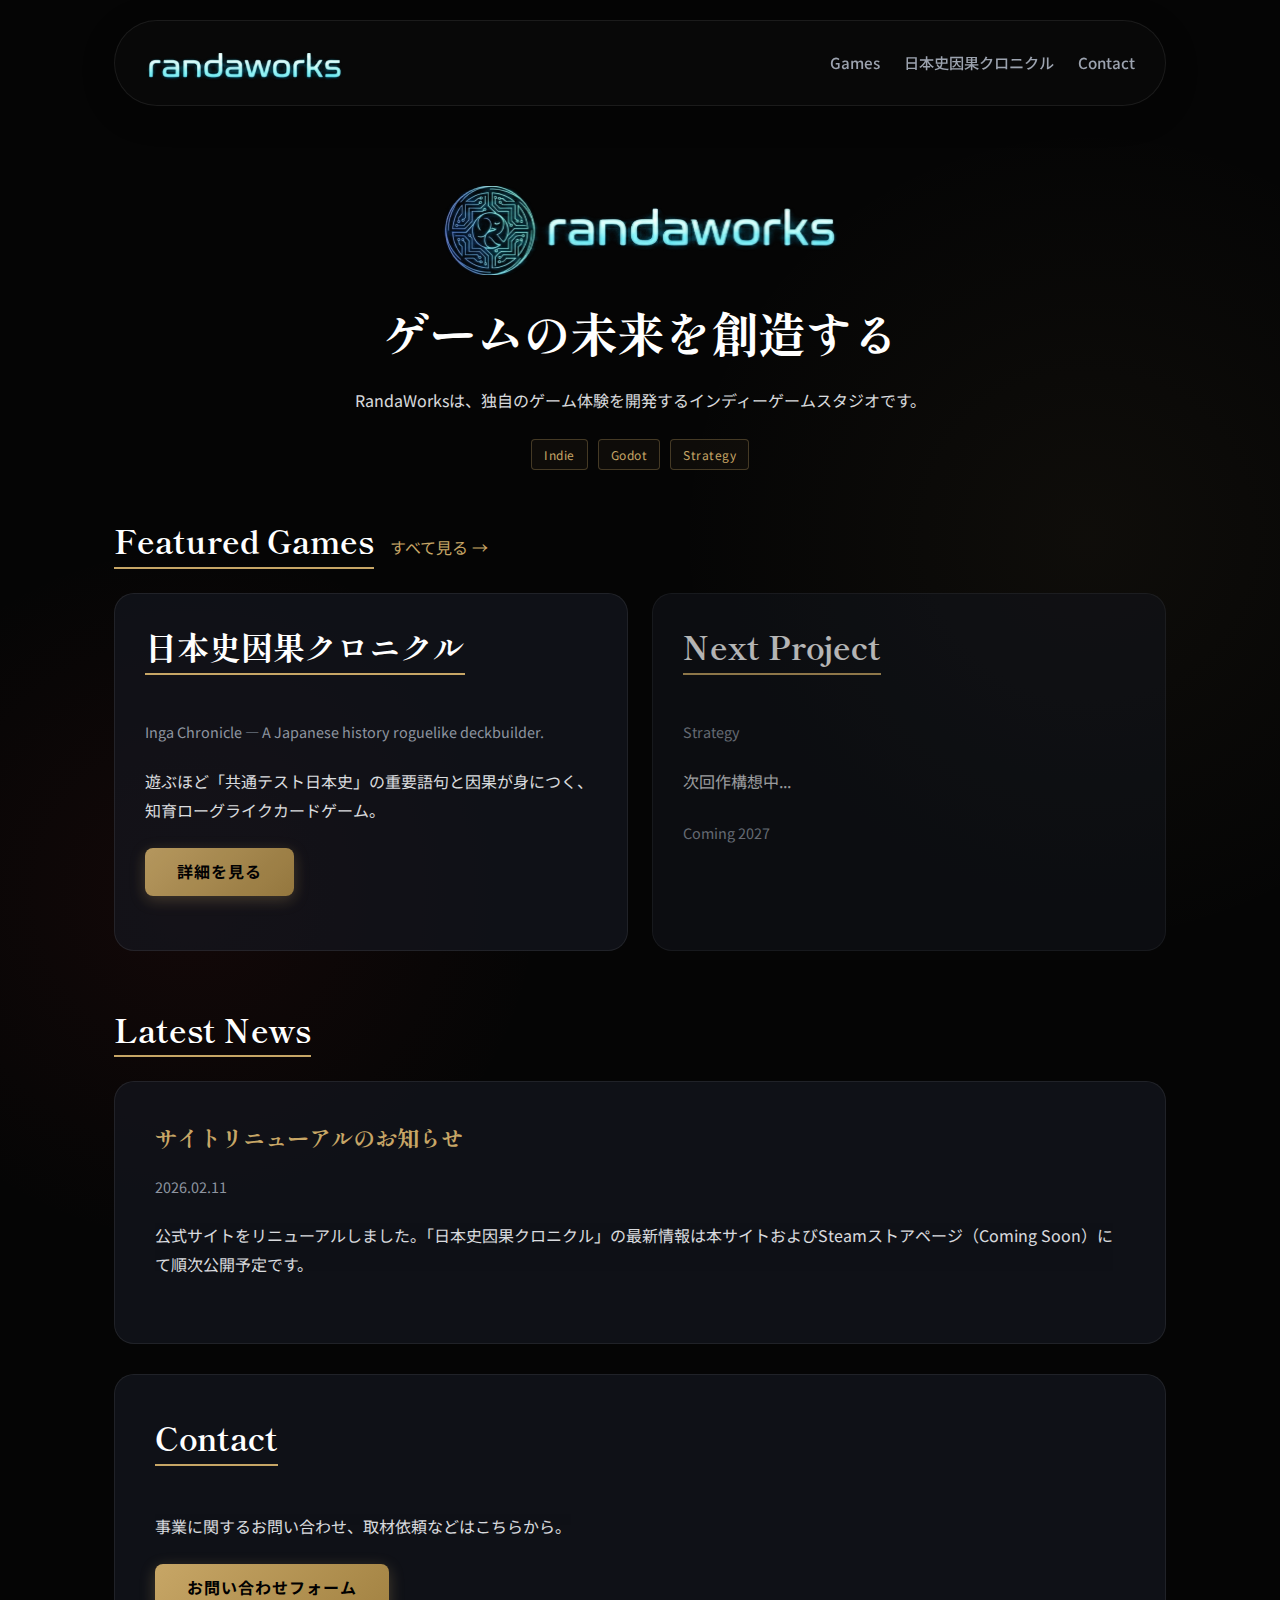
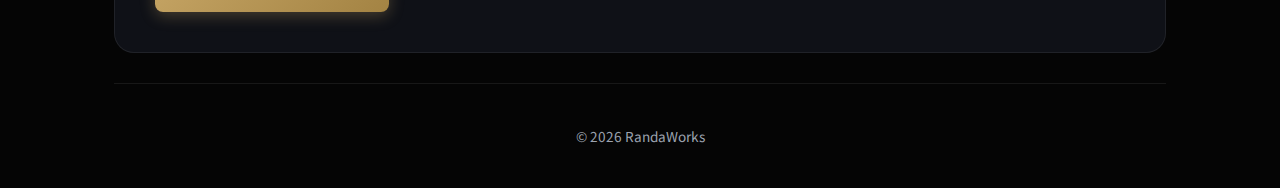
<file: index.html>
<!doctype html>
<html lang="ja">
  <head>
    <meta charset="utf-8" />
    <meta name="viewport" content="width=device-width,initial-scale=1" />
    <link rel="icon" href="./assets/img/randaworks_icon.png" type="image/png">
    <title>RandaWorks</title>
    <meta
      name="description"
      content="RandaWorks - ゲーム開発。日本史因果クロニクルなど。"
    />
    <link rel="preconnect" href="https://fonts.googleapis.com">
    <link rel="preconnect" href="https://fonts.gstatic.com" crossorigin>
    <link href="https://fonts.googleapis.com/css2?family=Noto+Sans+JP:wght@400;700&family=Shippori+Mincho:wght@400;700&display=swap" rel="stylesheet">
    <link rel="stylesheet" href="./assets/css/style.css" />
  </head>
  <body>
    <div class="container">
      <div class="nav">
        <div class="brand"><a href="./"><img src="./assets/img/randaworks_logo_text.png" alt="RandaWorks" style="height: 28px; vertical-align: middle;"></a></div>
        <div class="links">
          <a href="./games/">Games</a>
          <a href="./games/inga/">日本史因果クロニクル</a>
          <a href="./contact/">Contact</a>
        </div>
      </div>

      <div class="hero">
      <img src="./assets/img/randaworks_logo_full.png" alt="RandaWorks" style="max-width: 400px; width: 80%; margin: 0 auto 24px; display: block;">
      <h1>ゲームの未来を創造する</h1>
      <p>RandaWorksは、独自のゲーム体験を開発するインディーゲームスタジオです。</p>
      <div class="badges" style="justify-content: center;">
        <span class="badge">Indie</span>
        <span class="badge">Godot</span>
        <span class="badge">Strategy</span>
      </div>
    </div>

    <div class="section-header">
      <h2>Featured Games</h2>
      <a href="./games/">すべて見る &rarr;</a>
    </div>

    <div class="grid">
      <div class="card">
        <h2>日本史因果クロニクル</h2>
        <p class="muted">Inga Chronicle — A Japanese history roguelike deckbuilder.</p>
        <p>遊ぶほど「共通テスト日本史」の重要語句と因果が身につく、知育ローグライクカードゲーム。</p>
        <p><a class="cta" href="./games/inga/">詳細を見る</a></p>
      </div>

      <!-- Placeholder for next game -->
      <div class="card" style="opacity: 0.7;">
        <h2>Next Project</h2>
        <p class="muted">Strategy</p>
        <p>次回作構想中...</p>
        <p class="muted">Coming 2027</p>
      </div>
    </div>

    <div style="margin-top: 40px;">
      <div class="section-header">
        <h2>Latest News</h2>
        <!-- <a href="./news/">ニュース一覧 &rarr;</a> -->
      </div>
      <div class="card">
        <h3>サイトリニューアルのお知らせ</h3>
        <p class="muted">2026.02.11</p>
        <p>公式サイトをリニューアルしました。「日本史因果クロニクル」の最新情報は本サイトおよびSteamストアページ（Coming Soon）にて順次公開予定です。</p>
      </div>
    </div>

    <div class="card">
      <h2>Contact</h2>
      <p>事業に関するお問い合わせ、取材依頼などはこちらから。</p>
      <div style="margin-top: 16px;">
        <a class="cta" href="./contact/">お問い合わせフォーム</a>
      </div>
    </div>
      <div class="footer">
        <div>© 2026 RandaWorks</div>
      </div>
    </div>
  </body>
</html>
</file>
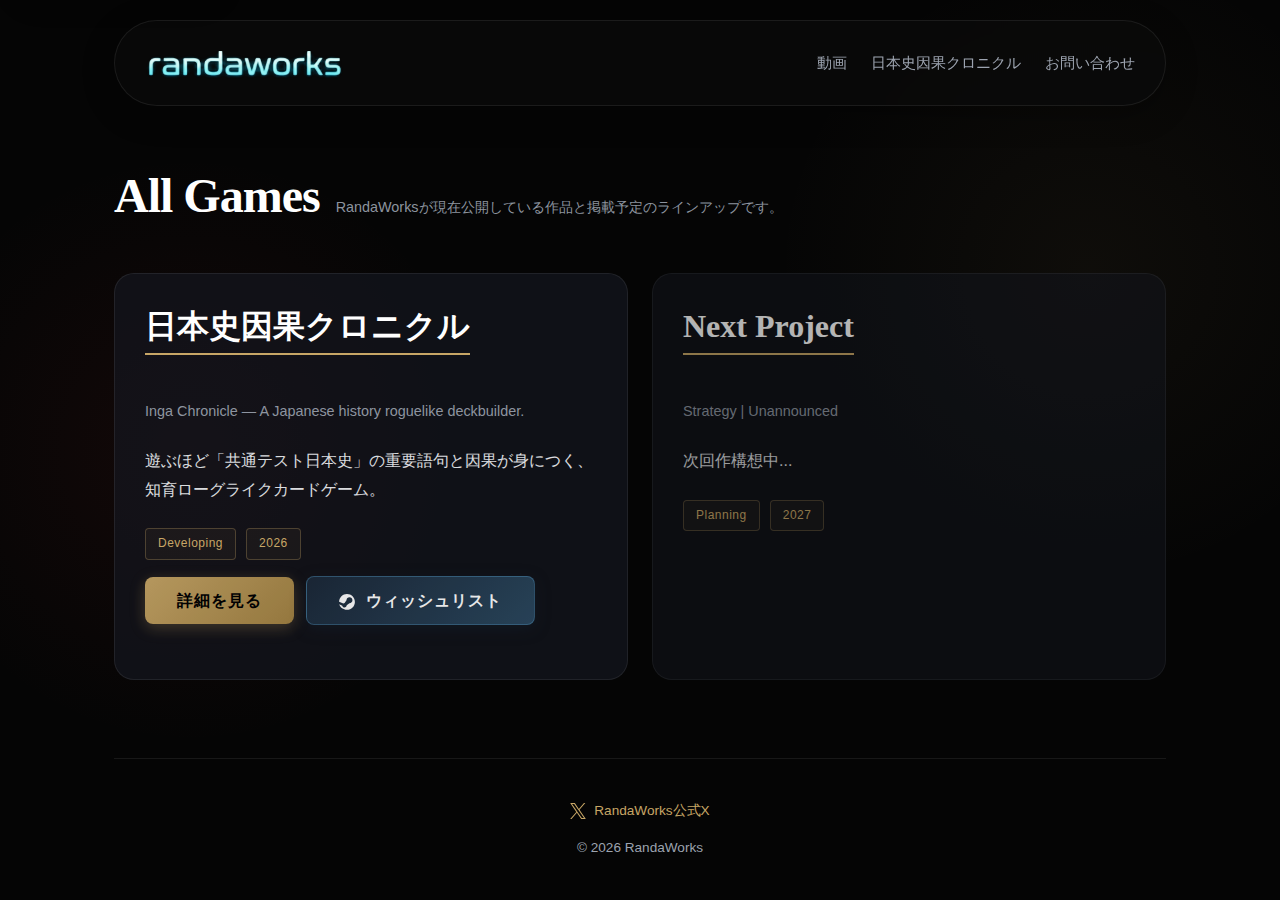
<file: games/index.html>
<!doctype html>
<html lang="ja">
<head>
  <meta charset="utf-8" />
  <meta name="viewport" content="width=device-width,initial-scale=1" />
  <link rel="icon" href="../assets/img/randaworks_icon.png" type="image/png">
  <title>ゲーム一覧 | RandaWorks</title>
  <meta name="description" content="RandaWorksが開発・公開しているゲーム一覧です。日本史因果クロニクルを中心に、作品ページやSteamストアへの導線をまとめています。" />
  <link rel="canonical" href="https://www.randaworks.com/games/" />
  <meta property="og:type" content="website" />
  <meta property="og:title" content="ゲーム一覧 | RandaWorks" />
  <meta property="og:description" content="RandaWorksが開発・公開しているゲーム一覧。作品ページとSteamストア導線をまとめています。" />
  <meta property="og:url" content="https://www.randaworks.com/games/" />
  <meta property="og:image" content="https://www.randaworks.com/assets/img/games/inga/demo-cards/combo_nobunaga.jpg" />
  <meta name="twitter:card" content="summary_large_image" />
  <meta name="twitter:site" content="@RandaWorksJP" />
  <meta name="twitter:title" content="ゲーム一覧 | RandaWorks" />
  <meta name="twitter:description" content="RandaWorksの作品一覧ページです。" />
  <meta name="twitter:image" content="https://www.randaworks.com/assets/img/games/inga/demo-cards/combo_nobunaga.jpg" />
  <link rel="stylesheet" href="../assets/css/style.css">
  <script type="application/ld+json">
    {
      "@context": "https://schema.org",
      "@type": "CollectionPage",
      "name": "ゲーム一覧 | RandaWorks",
      "url": "https://www.randaworks.com/games/",
      "description": "RandaWorksが開発・公開しているゲーム一覧。",
      "inLanguage": "ja"
    }
  </script>
</head>
<body>
  <a class="skip-link" href="#main-content">メインコンテンツへ移動</a>
  <div class="container">
    <div class="nav">
      <div class="brand"><a href="../"><img src="../assets/img/randaworks_logo_text.png" alt="RandaWorks" style="height: 28px; vertical-align: middle;"></a></div>
      <div class="links">
        <a href="../videos/">動画</a>
        <a href="../games/inga/">日本史因果クロニクル</a>
        <a href="../contact/">お問い合わせ</a>
      </div>
    </div>

    <main id="main-content">
      <div class="section-header">
        <h1>All Games</h1>
        <p class="muted">RandaWorksが現在公開している作品と掲載予定のラインアップです。</p>
      </div>

      <div class="grid">
      <div class="card">
        <h2>日本史因果クロニクル</h2>
        <p class="muted">Inga Chronicle — A Japanese history roguelike deckbuilder.</p>
        <p>遊ぶほど「共通テスト日本史」の重要語句と因果が身につく、知育ローグライクカードゲーム。</p>
        <div class="badges">
          <span class="badge">Developing</span>
          <span class="badge">2026</span>
        </div>
        <p style="display: flex; gap: 12px; flex-wrap: wrap; align-items: center;">
          <a class="cta" href="../games/inga/">詳細を見る</a>
          <a class="cta cta-steam" href="https://store.steampowered.com/app/4403470" target="_blank" rel="noopener noreferrer">
            <svg xmlns="http://www.w3.org/2000/svg" viewBox="0 0 256 259" width="16" height="16" style="vertical-align: middle; margin-right: 6px; fill: currentColor;"><path d="M127.779 0C57.895 0 1.307 55.39.052 124.908l68.961 28.5a36.077 36.077 0 0 1 20.378-6.27l30.462-44.145v-.617c0-26.513 21.569-48.084 48.083-48.084 26.516 0 48.085 21.572 48.085 48.084 0 26.515-21.569 48.085-48.085 48.085h-1.104l-43.474 31.02c0 .403.022.8.022 1.197 0 19.882-16.163 36.046-36.048 36.046-17.806 0-32.595-12.953-35.476-29.932L2.472 166.516C18.233 218.149 67.215 256 127.779 256c70.716 0 128.043-57.326 128.043-128.001C255.822 57.326 198.495 0 127.779 0z"/></svg>
            ウィッシュリスト
          </a>
        </p>
      </div>

      <!-- Placeholder -->
      <div class="card" style="opacity: 0.7;">
        <h2>Next Project</h2>
        <p class="muted">Strategy | Unannounced</p>
        <p>次回作構想中...</p>
        <div class="badges">
          <span class="badge">Planning</span>
          <span class="badge">2027</span>
        </div>
      </div>
      </div>
    </main>

    <div class="footer">
      <div class="footer-links">
        <a class="footer-link-social" href="https://x.com/RandaWorksJP" target="_blank" rel="me noopener noreferrer" aria-label="RandaWorks公式Xを新しいタブで開く" data-track-event="social_click" data-track-placement="site_footer_x" data-track-label="site footer x">
          <svg class="footer-link-icon" xmlns="http://www.w3.org/2000/svg" viewBox="0 0 1200 1227" aria-hidden="true" focusable="false"><path d="M714.163 519.284 1160.89 0h-105.83L667.137 450.887 357.328 0H0l468.492 681.821L0 1226.37h105.866l409.588-476.152 327.218 476.152H1200L714.137 519.284h.026ZM569.165 687.828l-47.468-67.909L144.011 79.694h162.604l304.22 434.658 47.468 67.909 396.807 566.942H892.505L569.165 687.828Z"/></svg>
          <span>RandaWorks公式X</span>
        </a>
      </div>
      <div>© 2026 RandaWorks</div>
    </div>
  </div>
  <script src="../assets/js/analytics-config.js"></script>
  <script src="../assets/js/analytics.js"></script>
</body>
</html>
</file>
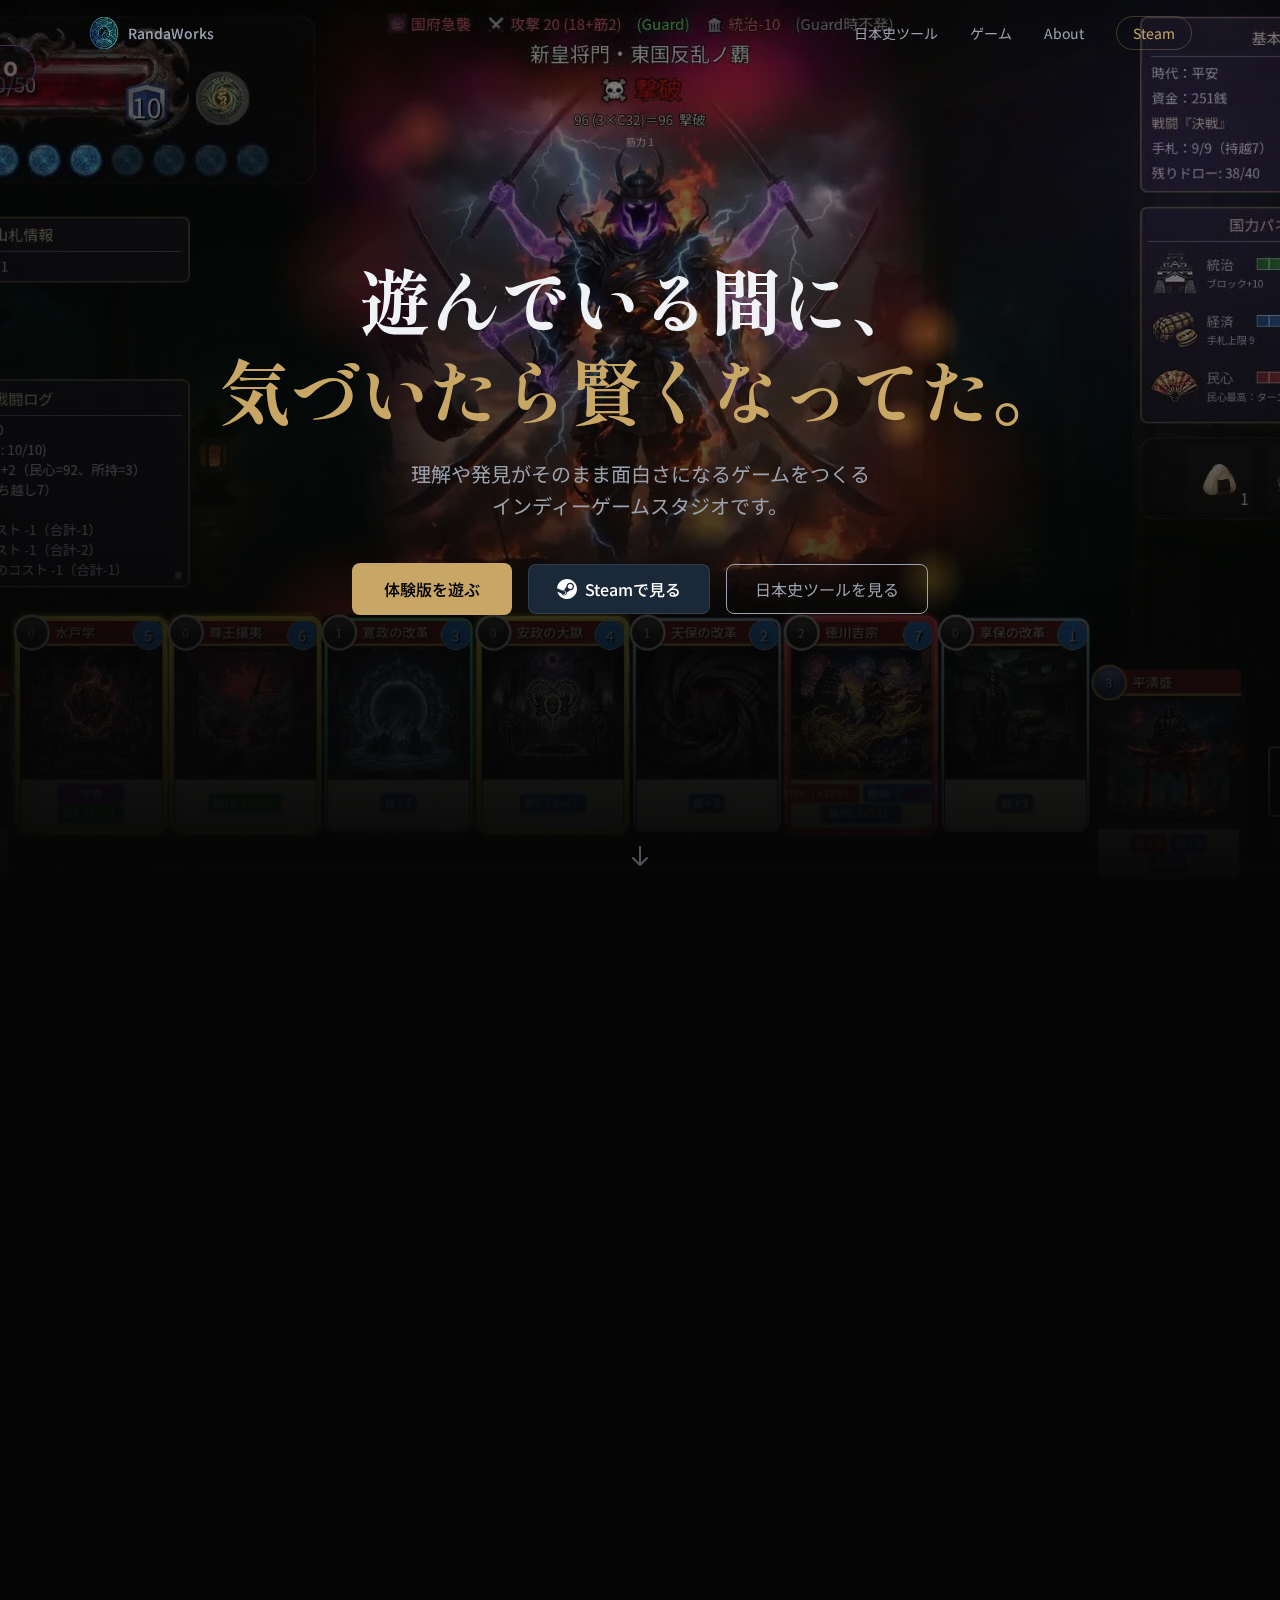
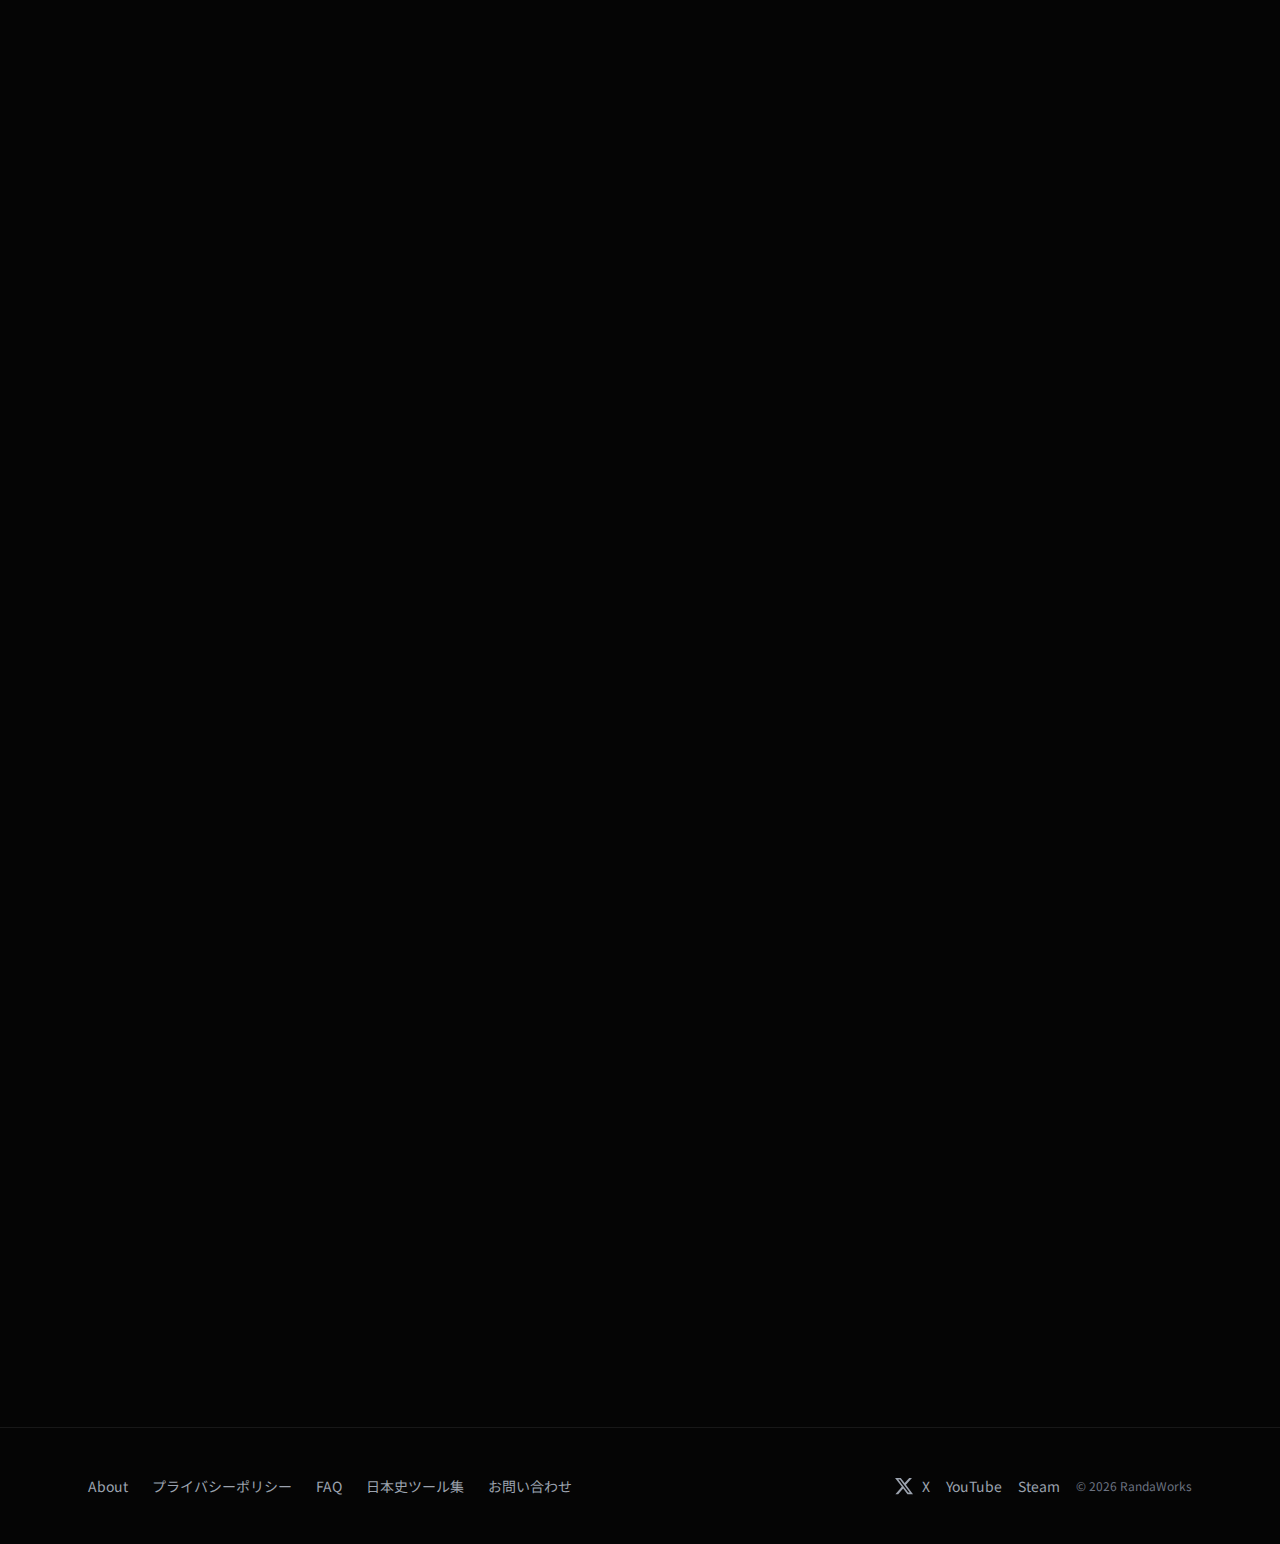
<file: public/index.html>
<!DOCTYPE html><html lang="ja"> <head><meta charset="UTF-8"><!-- Google tag (gtag.js) --><script async src="https://www.googletagmanager.com/gtag/js?id=G-WNL49Q0CTT"></script><script>window.dataLayer=window.dataLayer||[];function gtag(){dataLayer.push(arguments);}gtag('js',new Date());gtag('config','G-WNL49Q0CTT');</script><!-- Microsoft Clarity --><script type="text/javascript">(function(c,l,a,r,i,t,y){c[a]=c[a]||function(){(c[a].q=c[a].q||[]).push(arguments)};t=l.createElement(r);t.async=1;t.src="https://www.clarity.ms/tag/"+i;y=l.getElementsByTagName(r)[0];y.parentNode.insertBefore(t,y);})(window,document,"clarity","script","w8awzqlkx4");</script><meta name="viewport" content="width=device-width, initial-scale=1.0"><meta name="description" content="理解や発見がそのまま面白さになるゲームをつくるインディーゲームスタジオです。"><link rel="canonical" href="https://www.randaworks.com/"><link rel="icon" type="image/png" sizes="32x32" href="/favicon-32x32.png"><link rel="icon" type="image/png" sizes="16x16" href="/favicon-16x16.png"><link rel="icon" href="/favicon.ico" sizes="any"><link rel="apple-touch-icon" href="/apple-touch-icon.png"><link rel="manifest" href="/site.webmanifest"><!-- Fonts --><link rel="preconnect" href="https://fonts.googleapis.com"><link rel="preconnect" href="https://fonts.gstatic.com" crossorigin><link href="https://fonts.googleapis.com/css2?family=Shippori+Mincho:wght@500;700&family=Noto+Sans+JP:wght@400;500;700&family=Inter:wght@400;500;700&display=swap" rel="stylesheet"><!-- OG --><meta property="og:title" content="RandaWorks | 理解や発見がそのまま面白さになるゲームをつくるスタジオ"><meta property="og:description" content="理解や発見がそのまま面白さになるゲームをつくるインディーゲームスタジオです。"><meta property="og:type" content="website"><meta property="og:url" content="https://www.randaworks.com/"><meta property="og:image" content="https://www.randaworks.com/assets/img/ogp/randaworks-ogp-home.png"><meta property="og:site_name" content="RandaWorks"><meta property="og:locale" content="ja_JP"><meta name="twitter:card" content="summary_large_image"><meta name="twitter:site" content="@RandaWorksJP"><meta name="twitter:title" content="RandaWorks | 理解や発見がそのまま面白さになるゲームをつくるスタジオ"><meta name="twitter:description" content="理解や発見がそのまま面白さになるゲームをつくるインディーゲームスタジオです。"><meta name="twitter:image" content="https://www.randaworks.com/assets/img/ogp/randaworks-ogp-home.png"><script type="application/ld+json">{"@context":"https://schema.org","@graph":[{"@type":"Organization","@id":"https://www.randaworks.com/#organization","name":"RandaWorks","url":"https://www.randaworks.com/","logo":"https://www.randaworks.com/assets/img/randaworks_logo_full.png","description":"理解や発見がそのまま面白さになるゲームをつくるインディーゲームスタジオ","sameAs":["https://x.com/RandaWorksJP","https://www.youtube.com/@RandaWorks"]},{"@type":"WebSite","@id":"https://www.randaworks.com/#website","name":"RandaWorks","url":"https://www.randaworks.com/","inLanguage":"ja"}]}</script><title>RandaWorks | 理解や発見がそのまま面白さになるゲームをつくるスタジオ</title><link rel="stylesheet" href="/_astro/SectionLabel.DP9WQMwo.css"></head> <body class="bg-bg text-text antialiased"> <nav class="fixed top-0 left-0 right-0 z-50 transition-all duration-300" id="mainNav"> <div class="mx-auto max-w-6xl px-6 py-4 flex items-center justify-between"> <!-- Logo --> <a href="/" class="flex items-center gap-2 group"> <img src="/assets/img/randaworks_logo_icon.webp" alt="" class="w-8 h-8" width="32" height="32"> <span class="text-sm font-medium text-text-muted group-hover:text-gold transition-colors">
RandaWorks
</span> </a> <!-- Links --> <div class="flex items-center gap-8"> <a href="/history-tools/" class="text-sm text-text-muted hover:text-text transition-colors">日本史ツール</a> <a href="/games/inga/" class="text-sm text-text-muted hover:text-text transition-colors">
ゲーム
</a> <a href="/about/" class="text-sm text-text-muted hover:text-text transition-colors">
About
</a> <a href="https://store.steampowered.com/app/4403470" target="_blank" rel="noopener" class="text-sm px-4 py-1.5 rounded-full border border-border-gold text-gold hover:bg-gold/10 transition-all">
Steam
</a> </div> </div> </nav> <script type="module">const e=document.getElementById("mainNav");let l=!1;window.addEventListener("scroll",()=>{const s=window.scrollY>40;s!==l&&(l=s,e.classList.toggle("bg-bg/80",s),e.classList.toggle("backdrop-blur-md",s),e.classList.toggle("border-b",s),e.classList.toggle("border-border",s))},{passive:!0});</script> <main>   <section class="relative min-h-[100svh] flex items-center justify-center overflow-hidden"> <!-- Background: game key art, edge-to-edge --> <div class="absolute inset-0"> <img src="/assets/img/games/inga/demo-cards/poster_steam_store_pv_v1_1.webp" alt="" class="w-full h-full object-cover" loading="eager"> <!-- Dark vignette overlay --> <div class="absolute inset-0 bg-gradient-to-t from-bg via-bg/60 to-bg/30"></div> <div class="absolute inset-0 bg-gradient-to-r from-bg/40 to-transparent"></div> </div> <!-- Hero content --> <div class="relative z-10 mx-auto max-w-4xl px-6 text-center pt-24 pb-32"> <h1 class="font-serif text-4xl md:text-6xl lg:text-7xl font-bold leading-tight tracking-tight mb-6">
遊んでいる間に、<br> <span class="text-gold">気づいたら賢くなってた。</span> </h1> <p class="text-lg md:text-xl text-text-muted max-w-2xl mx-auto mb-10 leading-relaxed">
理解や発見がそのまま面白さになるゲームをつくる<br class="hidden md:block">
インディーゲームスタジオです。
</p> <div class="flex flex-col sm:flex-row items-center justify-center gap-4"> <a href="/games/inga/#play" class="px-8 py-3.5 rounded-lg bg-gold text-bg font-semibold hover:bg-gold-bright transition-all hover:-translate-y-0.5">
体験版を遊ぶ
</a> <a href="https://store.steampowered.com/app/4403470" target="_blank" rel="noopener" class="inline-flex items-center gap-2 rounded-lg font-medium bg-[#1b2838] hover:bg-[#2a475e] text-white border border-white/10 hover:border-white/20 transition-all duration-200 hover:-translate-y-0.5 px-7 py-3 text-base"> <svg class="w-5 h-5" viewBox="0 0 24 24" fill="currentColor"> <path d="M11.979 0C5.678 0 .511 4.86.022 11.037l6.432 2.658c.545-.371 1.203-.59 1.912-.59.063 0 .125.004.188.006l2.861-4.142V8.91c0-2.495 2.028-4.524 4.524-4.524 2.494 0 4.524 2.031 4.524 4.527s-2.03 4.525-4.524 4.525h-.105l-4.076 2.911c0 .052.004.105.004.159 0 1.875-1.515 3.396-3.39 3.396-1.635 0-3.016-1.173-3.331-2.727L.436 15.27C1.862 20.307 6.486 24 11.979 24c6.627 0 12-5.373 12-12S18.605 0 11.979 0zM7.54 18.21l-1.473-.61c.262.543.714.999 1.314 1.25 1.297.539 2.793-.076 3.332-1.375.263-.63.264-1.319.005-1.949s-.75-1.121-1.377-1.383c-.624-.26-1.29-.249-1.878-.03l1.523.63c.956.4 1.409 1.5 1.009 2.455-.397.957-1.497 1.41-2.454 1.012zm11.415-9.303c0-1.662-1.353-3.015-3.015-3.015-1.665 0-3.015 1.353-3.015 3.015 0 1.665 1.35 3.015 3.015 3.015 1.663 0 3.015-1.35 3.015-3.015z"></path> </svg> <span>Steamで見る</span> </a> <a href="/history-tools/?src=home_hero" class="px-7 py-3 rounded-lg border border-white/15 text-text-muted hover:text-text hover:border-white/30 transition-all hover:-translate-y-0.5"> 日本史ツールを見る </a> </div> </div> <!-- Scroll hint --> <div class="absolute bottom-8 left-1/2 -translate-x-1/2 animate-bounce"> <svg class="w-6 h-6 text-text-muted/50" fill="none" stroke="currentColor" viewBox="0 0 24 24"> <path stroke-linecap="round" stroke-linejoin="round" stroke-width="2" d="M19 14l-7 7m0 0l-7-7m7 7V3"></path> </svg> </div> </section>  <section class="py-24 md:py-32 reveal"> <div class="mx-auto max-w-6xl px-6"> <span class="inline-block text-xs font-medium tracking-[0.2em] uppercase text-gold mb-4"> 注目タイトル </span> <div class="grid md:grid-cols-2 gap-12 md:gap-16 items-start"> <!-- Left: visual --> <div class="relative group sticky top-32"> <img src="/assets/img/games/inga/demo-cards/combo_nobunaga.webp" alt="日本史因果クロニクル — 因果コンボ" class="rounded-xl w-full aspect-square object-cover shadow-2xl shadow-black/40 transition-transform duration-500 group-hover:scale-[1.02]" loading="lazy"> <div class="absolute -bottom-3 -right-3 bg-gold text-bg text-xs font-bold px-3 py-1 rounded-md">
ブラウザ体験版公開中
</div> </div> <!-- Right: text --> <div> <img src="/assets/img/games/inga/title_logo.webp" alt="日本史因果クロニクル" class="w-full max-w-md mb-6" loading="lazy"> <p class="text-text-muted leading-relaxed mb-8">
史実の因果でコンボを組んで戦う、日本史デッキ構築ローグライク。
            桶狭間の戦いから本能寺の変へ——歴史の連鎖が、そのまま勝ち筋になる。
</p> <ul class="space-y-3 mb-8"> <li class="flex items-start gap-3 text-sm text-text-muted"> <span class="mt-1.5 w-1.5 h-1.5 rounded-full bg-gold flex-shrink-0"></span>
史実の前後関係が、そのまま強い連鎖になる
</li> <li class="flex items-start gap-3 text-sm text-text-muted"> <span class="mt-1.5 w-1.5 h-1.5 rounded-full bg-gold flex-shrink-0"></span>
英雄ごとに異なる時代と戦い方で攻略できる
</li> <li class="flex items-start gap-3 text-sm text-text-muted"> <span class="mt-1.5 w-1.5 h-1.5 rounded-full bg-gold flex-shrink-0"></span>
ブラウザ体験版からすぐ試せる
</li> </ul> <a href="/games/inga/" class="inline-flex items-center gap-2 text-gold font-medium hover:gap-3 transition-all">
作品ページを見る
<svg class="w-4 h-4" fill="none" stroke="currentColor" viewBox="0 0 24 24"> <path stroke-linecap="round" stroke-linejoin="round" stroke-width="2" d="M17 8l4 4m0 0l-4 4m4-4H3"></path> </svg> </a> </div> </div> </div> </section>  <section class="py-24 md:py-32 border-t border-border reveal"> <div class="mx-auto max-w-4xl px-6 text-center"> <span class="inline-block text-xs font-medium tracking-[0.2em] uppercase text-gold mb-4"> スタジオについて </span> <h2 class="font-serif text-3xl md:text-4xl font-bold mb-16">
RandaWorksがつくる体験
</h2> </div> <div class="mx-auto max-w-5xl px-6 space-y-20"> <!-- Pillar 1 --> <div class="grid md:grid-cols-[1fr_2fr] gap-8 items-start reveal"> <h3 class="font-serif text-xl text-gold leading-snug">
理解や発見が、<br>そのまま面白さになる
</h3> <p class="text-text-muted leading-relaxed">
「勉強してからゲームを遊ぶ」のではなく「遊んでいたら分かっていた」を目指しています。
          ゲームの戦略と現実の知識が重なるとき、
          プレイヤーは「面白い」と「分かった」を同時に経験します。
</p> </div> <!-- Pillar 2 --> <div class="grid md:grid-cols-[1fr_2fr] gap-8 items-start reveal"> <h3 class="font-serif text-xl text-gold leading-snug">
理解がそのまま<br>勝ち筋になる
</h3> <p class="text-text-muted leading-relaxed">
因果や法則を正しく把握したプレイヤーが有利になるよう設計しています。
          暗記ではなく「なぜそうなったか」の理解が攻略の鍵です。
</p> </div> <!-- Pillar 3 --> <div class="grid md:grid-cols-[1fr_2fr] gap-8 items-start reveal"> <h3 class="font-serif text-xl text-gold leading-snug">
小さく作って<br>鋭く磨く
</h3> <p class="text-text-muted leading-relaxed">
少人数で作るからこそ、ひとつの体験を深く掘り下げることができます。
          体験版を公開してフィードバックを受けながら、繰り返し品質を高めています。
</p> </div> </div> </section>  <section class="py-24 md:py-32 reveal"> <div class="mx-auto max-w-3xl px-6 text-center"> <h2 class="font-serif text-3xl md:text-4xl font-bold mb-6">
気になったら、まずは体験版へ
</h2> <p class="text-text-muted mb-10 leading-relaxed">
ブラウザからすぐに遊べます。PCでのプレイを推奨しています。
</p> <div class="flex flex-col sm:flex-row items-center justify-center gap-4"> <a href="/games/inga/#play" class="px-8 py-3.5 rounded-lg bg-gold text-bg font-semibold hover:bg-gold-bright transition-all hover:-translate-y-0.5">
体験版を遊ぶ
</a> <a href="https://store.steampowered.com/app/4403470" target="_blank" rel="noopener" class="inline-flex items-center gap-2 rounded-lg font-medium bg-[#1b2838] hover:bg-[#2a475e] text-white border border-white/10 hover:border-white/20 transition-all duration-200 hover:-translate-y-0.5 px-7 py-3 text-base"> <svg class="w-5 h-5" viewBox="0 0 24 24" fill="currentColor"> <path d="M11.979 0C5.678 0 .511 4.86.022 11.037l6.432 2.658c.545-.371 1.203-.59 1.912-.59.063 0 .125.004.188.006l2.861-4.142V8.91c0-2.495 2.028-4.524 4.524-4.524 2.494 0 4.524 2.031 4.524 4.527s-2.03 4.525-4.524 4.525h-.105l-4.076 2.911c0 .052.004.105.004.159 0 1.875-1.515 3.396-3.39 3.396-1.635 0-3.016-1.173-3.331-2.727L.436 15.27C1.862 20.307 6.486 24 11.979 24c6.627 0 12-5.373 12-12S18.605 0 11.979 0zM7.54 18.21l-1.473-.61c.262.543.714.999 1.314 1.25 1.297.539 2.793-.076 3.332-1.375.263-.63.264-1.319.005-1.949s-.75-1.121-1.377-1.383c-.624-.26-1.29-.249-1.878-.03l1.523.63c.956.4 1.409 1.5 1.009 2.455-.397.957-1.497 1.41-2.454 1.012zm11.415-9.303c0-1.662-1.353-3.015-3.015-3.015-1.665 0-3.015 1.353-3.015 3.015 0 1.665 1.35 3.015 3.015 3.015 1.663 0 3.015-1.35 3.015-3.015z"></path> </svg> <span>Steamで見る</span> </a> <a href="/history-tools/?src=home_footer" class="px-7 py-3 rounded-lg border border-border text-text-muted hover:text-text hover:border-white/30 transition-all hover:-translate-y-0.5"> 日本史ツールを見る </a> </div> </div> </section>  </main> <footer class="border-t border-border mt-32"> <div class="mx-auto max-w-6xl px-6 py-12 flex flex-col md:flex-row items-center justify-between gap-6"> <div class="flex items-center gap-6 text-sm text-text-muted"> <a href="/about/" class="hover:text-text transition-colors">About</a> <a href="/privacy/" class="hover:text-text transition-colors">プライバシーポリシー</a> <a href="/faq/" class="hover:text-text transition-colors">FAQ</a> <a href="/history-tools/" class="hover:text-text transition-colors">日本史ツール集</a> <a href="/contact/" class="hover:text-text transition-colors">お問い合わせ</a> </div> <div class="flex items-center gap-4 text-sm text-text-muted"><a href="https://x.com/RandaWorksJP" target="_blank" rel="noopener noreferrer" class="inline-flex items-center gap-2 hover:text-text transition-colors" aria-label="X (Twitter)"><svg class="w-5 h-5" viewBox="0 0 24 24" fill="currentColor"><path d="M18.244 2.25h3.308l-7.227 8.26 8.502 11.24H16.17l-5.214-6.817L4.99 21.75H1.68l7.73-8.835L1.254 2.25H8.08l4.713 6.231zm-1.161 17.52h1.833L7.084 4.126H5.117z"></path></svg><span>X</span></a><a href="https://www.youtube.com/@RandaWorks" target="_blank" rel="noopener noreferrer" class="inline-flex items-center gap-2 hover:text-text transition-colors">YouTube</a><a href="https://store.steampowered.com/app/4403470" target="_blank" rel="noopener noreferrer" class="inline-flex items-center gap-2 hover:text-text transition-colors">Steam</a><span class="text-xs text-text-dim">&copy; 2026 RandaWorks</span></div> </div> </footer> <!-- Scroll reveal --> <script type="module">const s=new IntersectionObserver(e=>{e.forEach(r=>{r.isIntersecting&&(r.target.classList.add("visible"),s.unobserve(r.target))})},{threshold:.1,rootMargin:"0px 0px -40px 0px"});document.querySelectorAll(".reveal").forEach(e=>s.observe(e));</script> </body> </html>
</file>
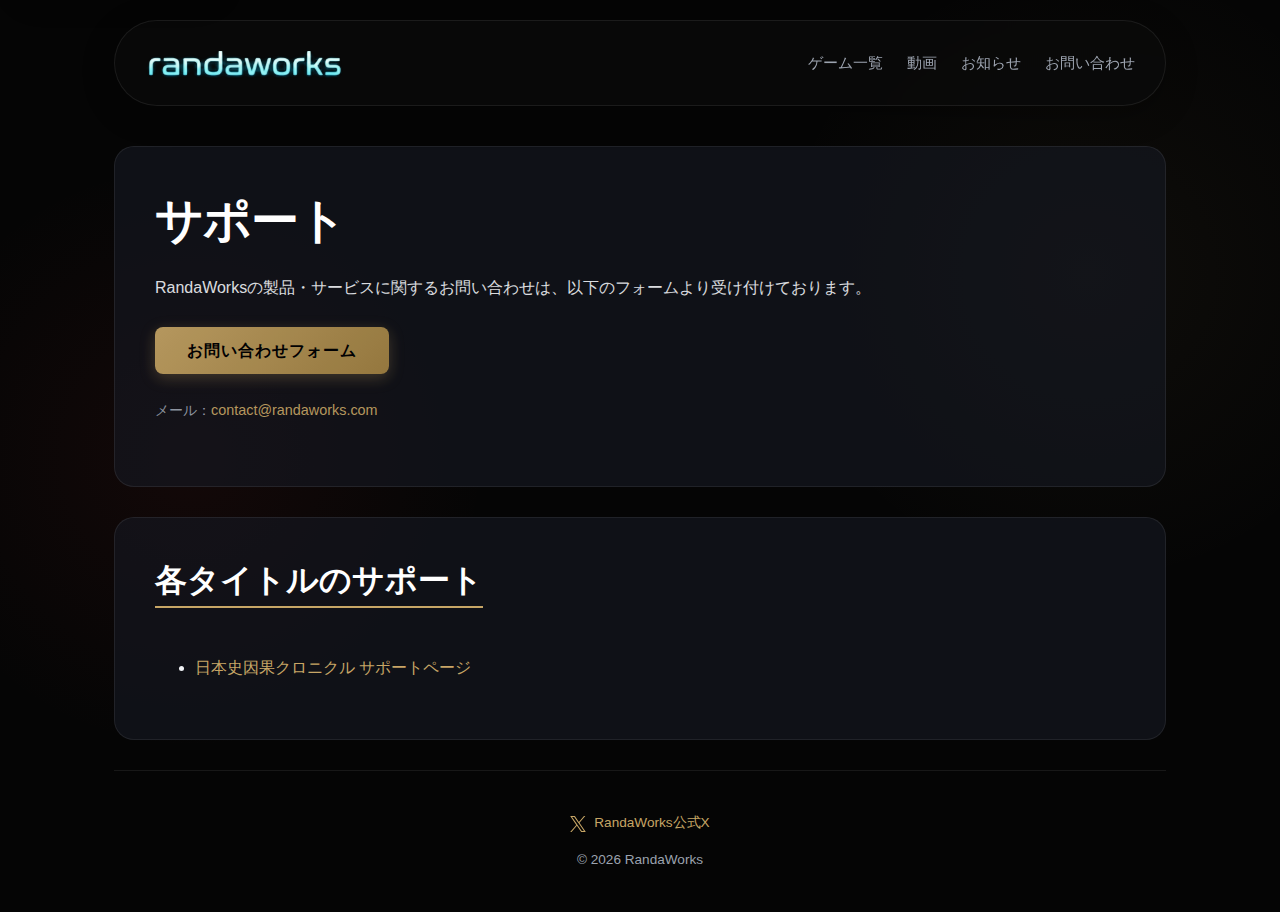
<file: support/index.html>
<!doctype html>
<html lang="ja">
<head>
  <meta charset="utf-8" />
  <!-- Google tag (gtag.js) -->
  <script async src="https://www.googletagmanager.com/gtag/js?id=G-WNL49Q0CTT"></script>
  <script>
    window.dataLayer = window.dataLayer || [];
    function gtag(){dataLayer.push(arguments);}
    gtag('js', new Date());
    gtag('config', 'G-WNL49Q0CTT');
  </script>
  <meta name="viewport" content="width=device-width,initial-scale=1" />
  <link rel="icon" href="../assets/img/randaworks_logo_icon.webp" type="image/webp">
  <title>サポート | RandaWorks</title>
  <meta name="description" content="RandaWorksの製品・サービスに関するサポート案内ページです。お問い合わせフォームや各タイトル別のサポートページへ移動できます。" />
  <link rel="canonical" href="https://www.randaworks.com/support/" />
  <meta property="og:type" content="website" />
  <meta property="og:title" content="サポート | RandaWorks" />
  <meta property="og:description" content="RandaWorksのサポート案内ページです。" />
  <meta property="og:url" content="https://www.randaworks.com/support/" />
  <meta property="og:image" content="https://www.randaworks.com/assets/img/randaworks_logo_full.png" />
  <meta name="twitter:card" content="summary_large_image" />
  <meta name="twitter:site" content="@RandaWorksJP" />
  <meta name="twitter:title" content="サポート | RandaWorks" />
  <meta name="twitter:description" content="RandaWorksのサポート案内ページです。" />
  <meta name="twitter:image" content="https://www.randaworks.com/assets/img/randaworks_logo_full.png" />
  <link rel="stylesheet" href="../assets/css/style.css">
  <script type="application/ld+json">
    {
      "@context": "https://schema.org",
      "@type": "WebPage",
      "name": "サポート | RandaWorks",
      "url": "https://www.randaworks.com/support/",
      "description": "RandaWorksのサポート案内ページ。",
      "inLanguage": "ja"
    }
  </script>
</head>
<body>
  <a class="skip-link" href="#main-content">メインコンテンツへ移動</a>
  <div class="container">
    <div class="nav">
      <div class="brand"><a href="../"><img src="../assets/img/randaworks_logo_text.png" alt="RandaWorks" style="height: 28px; vertical-align: middle;"></a></div>
      <div class="links">
        <a href="../games/">ゲーム一覧</a>
        <a href="../videos/">動画</a>
        <a href="../news/">お知らせ</a>
        <a href="../contact/">お問い合わせ</a>
      </div>
    </div>

    <main id="main-content">
    <div class="card">
      <h1>サポート</h1>
      <p>RandaWorksの製品・サービスに関するお問い合わせは、以下のフォームより受け付けております。</p>
      <p><a class="cta" href="../contact/">お問い合わせフォーム</a></p>
      <p class="muted">メール：<a href="mailto:contact@randaworks.com">contact@randaworks.com</a></p>
    </div>

    <div class="card">
      <h2>各タイトルのサポート</h2>
      <ul>
        <li><a href="../games/inga/support/">日本史因果クロニクル サポートページ</a></li>
      </ul>
    </div>
    </main>

    <div class="footer">
      <div class="footer-links">
        <a class="footer-link-social" href="https://x.com/RandaWorksJP" target="_blank" rel="me noopener noreferrer" aria-label="RandaWorks公式Xを新しいタブで開く" data-track-event="social_click" data-track-placement="site_footer_x" data-track-label="site footer x">
          <svg class="footer-link-icon" xmlns="http://www.w3.org/2000/svg" viewBox="0 0 1200 1227" aria-hidden="true" focusable="false"><path d="M714.163 519.284 1160.89 0h-105.83L667.137 450.887 357.328 0H0l468.492 681.821L0 1226.37h105.866l409.588-476.152 327.218 476.152H1200L714.137 519.284h.026ZM569.165 687.828l-47.468-67.909L144.011 79.694h162.604l304.22 434.658 47.468 67.909 396.807 566.942H892.505L569.165 687.828Z"/></svg>
          <span>RandaWorks公式X</span>
        </a>
      </div>
      <div>© 2026 RandaWorks</div>
    </div>
  </div>
  <script src="../assets/js/analytics-config.js"></script>
  <script src="../assets/js/analytics.js"></script>
</body>
</html>
</file>
<file: assets/css/style.css>
:root {
  /* Colors - Modern Dark Theme with Historical Accents */
  --bg-dark: #050505;
  --bg-gradient-start: #0f1219;
  --bg-gradient-end: #000000;

  --card-bg: rgba(22, 25, 35, 0.6); /* Glassmorphism base */
  --card-border: rgba(255, 255, 255, 0.08);
  --card-hover-border: rgba(199, 166, 102, 0.4); /* Gold accent */

  --text-main: #f0f2f5;
  --text-muted: #9ca3af;

  --accent-gold: #c7a666; /* Historical Gold */
  --accent-red: #bd3131; /* Blood/War Red */
  --accent-glow: rgba(199, 166, 102, 0.2);

  /* Spacing */
  --spacing-sm: 8px;
  --spacing-md: 16px;
  --spacing-lg: 32px;
  --spacing-xl: 64px;

  /* Typography */
  --font-base: "Noto Sans JP", sans-serif;
  --font-serif: "Shippori Mincho", serif;
}

/* Reset & Base */
*,
*::before,
*::after {
  box-sizing: border-box;
}

html {
  scroll-behavior: smooth;
}

body {
  margin: 0;
  font-family: var(--font-base);
  background: var(--bg-dark);
  background-image:
    radial-gradient(
      circle at 15% 50%,
      rgba(189, 49, 49, 0.08),
      transparent 25%
    ),
    radial-gradient(
      circle at 85% 30%,
      rgba(199, 166, 102, 0.05),
      transparent 25%
    );
  color: var(--text-main);
  line-height: 1.8;
  overflow-x: hidden;
}

.skip-link {
  position: absolute;
  top: 12px;
  left: 16px;
  transform: translateY(-140%);
  padding: 10px 14px;
  border-radius: 999px;
  background: #fff7e3;
  color: #1b1204;
  font-weight: 700;
  z-index: 400;
  box-shadow: 0 10px 24px rgba(0, 0, 0, 0.28);
}

.skip-link:focus-visible {
  transform: translateY(0);
}

a {
  color: var(--accent-gold);
  text-decoration: none;
  transition: all 0.3s ease;
}

a:hover {
  color: #fff;
  text-shadow: 0 0 8px var(--accent-gold);
}

img {
  max-width: 100%;
}

[id] {
  scroll-margin-top: 120px;
}

:focus {
  outline: none;
}

a:focus-visible,
button:focus-visible,
summary:focus-visible,
input:focus-visible,
select:focus-visible,
textarea:focus-visible {
  outline: 3px solid rgba(255, 247, 227, 0.95);
  outline-offset: 3px;
  box-shadow: 0 0 0 6px rgba(199, 166, 102, 0.24);
}

.visually-hidden {
  position: absolute;
  width: 1px;
  height: 1px;
  padding: 0;
  margin: -1px;
  overflow: hidden;
  clip: rect(0, 0, 0, 0);
  white-space: nowrap;
  border: 0;
}

[hidden] {
  display: none !important;
}

/* Layout */
.container {
  max-width: 1100px;
  margin: 0 auto;
  padding: 0 24px;
  min-height: 100vh;
  display: flex;
  flex-direction: column;
}

/* Navigation - Floating Glass */
.nav {
  display: flex;
  align-items: center;
  justify-content: space-between;
  padding: 20px 30px;
  margin: 20px 0 40px;
  background: rgba(10, 10, 10, 0.7);
  backdrop-filter: blur(12px);
  -webkit-backdrop-filter: blur(12px);
  border: 1px solid var(--card-border);
  border-radius: 99px;
  position: sticky;
  top: 20px;
  z-index: 100;
  box-shadow: 0 8px 32px rgba(0, 0, 0, 0.3);
}

.brand {
  font-family: var(--font-serif);
  font-weight: 700;
  font-size: 1.4rem;
  letter-spacing: 1px;
}

.brand a {
  color: #fff;
}

.links {
  display: flex;
  gap: 24px;
}

.links a {
  display: inline-flex;
  align-items: center;
  min-height: 44px;
  padding: 4px 0;
  font-size: 0.95rem;
  font-weight: 500;
  color: var(--text-muted);
}

.links a:hover {
  color: var(--accent-gold);
}

/* Typography elements */
h1,
h2,
h3 {
  font-family: var(--font-serif);
  line-height: 1.4;
  margin: 0 0 20px;
  color: #fff;
}

h1 {
  font-size: 3rem;
  letter-spacing: -1px;
}
h2 {
  font-size: 2rem;
  border-bottom: 2px solid var(--accent-gold);
  display: inline-block;
  padding-bottom: 4px;
  margin-bottom: 30px;
}
h3 {
  font-size: 1.4rem;
  color: var(--accent-gold);
}

p {
  margin-bottom: 1.5em;
  opacity: 0.9;
}
small,
.muted {
  color: var(--text-muted);
  font-size: 0.9em;
}

/* Hero Section */
.hero {
  text-align: center;
  padding: 40px 20px 32px;
  margin-bottom: 0;
}

.home-hero-card {
  display: grid;
  grid-template-columns: minmax(0, 1.15fr) minmax(300px, 0.85fr);
  gap: 24px;
  align-items: center;
  padding: 48px;
  background:
    radial-gradient(circle at top left, rgba(199, 166, 102, 0.14), transparent 30%),
    radial-gradient(circle at bottom right, rgba(189, 49, 49, 0.12), transparent 32%),
    linear-gradient(180deg, rgba(11, 14, 20, 0.94), rgba(6, 8, 12, 0.96));
}

.home-hero-copy {
  position: relative;
  z-index: 1;
}

.home-hero-logo {
  width: min(420px, 100%);
  margin: 0 0 22px;
  display: block;
}

.home-hero-title {
  margin-bottom: 18px;
  font-size: clamp(2.5rem, 5vw, 4.2rem);
  line-height: 1.12;
  letter-spacing: -0.03em;
}

.home-hero-lead {
  max-width: 620px;
  margin-bottom: 26px;
  font-size: 1.05rem;
  color: rgba(240, 242, 245, 0.92);
}

.home-hero-badges {
  justify-content: flex-start;
  margin-bottom: 26px;
}

.home-hero-actions {
  display: flex;
  gap: 14px;
  flex-wrap: wrap;
}

.home-hero-actions .cta,
.home-feature-actions .cta {
  display: inline-flex;
  align-items: center;
  justify-content: center;
  min-height: 56px;
  padding: 16px 24px;
  flex: 1 1 220px;
  text-align: center;
}

.home-spotlight {
  display: grid;
  gap: 16px;
  height: 100%;
}

.home-spotlight-media,
.home-feature-media {
  overflow: hidden;
  border-radius: 16px;
  border: 1px solid rgba(255, 255, 255, 0.08);
  background: #090b0f;
}

.home-spotlight-media img,
.home-feature-media img {
  width: 100%;
  display: block;
  object-fit: cover;
}

.home-spotlight-media img {
  aspect-ratio: 16 / 9;
}

.home-panel-title {
  display: block;
  margin-bottom: 0;
  border-bottom: 0;
  padding-bottom: 0;
}

.home-feature-grid {
  display: grid;
  grid-template-columns: minmax(0, 1.25fr) minmax(0, 0.75fr);
  gap: 18px;
  align-items: start;
}

.home-feature-main {
  display: grid;
  grid-template-columns: minmax(220px, 0.9fr) minmax(0, 1.1fr);
  gap: 22px;
  align-items: center;
}

.home-feature-media img {
  aspect-ratio: 1 / 1;
}

.home-feature-copy p:last-of-type,
.home-side-card p:last-of-type {
  margin-bottom: 0;
}

.home-feature-actions {
  justify-content: flex-start;
  margin-top: 22px;
}

.home-side-stack {
  display: grid;
  gap: 18px;
}

.home-side-card {
  height: 100%;
}

.home-side-card a {
  font-weight: 700;
}

.home-pillar {
  min-height: 100%;
}

/* Section Header */
.section-header {
  display: flex;
  align-items: baseline;
  gap: 16px;
  margin: 16px 0 24px;
}

.section-header h2 {
  margin-bottom: 0;
}

/* Cards - Modern Glassmorphism */
.card {
  background: var(--card-bg);
  border: 1px solid var(--card-border);
  border-radius: 20px;
  padding: 40px;
  margin-bottom: 30px;
  transition:
    transform 0.3s ease,
    border-color 0.3s ease,
    box-shadow 0.3s ease;
  position: relative;
  overflow: hidden;
}

.card:hover {
  border-color: var(--card-hover-border);
  transform: translateY(-2px);
  box-shadow: 0 12px 40px rgba(0, 0, 0, 0.4);
}

/* Subtle glow effect on hover */
.card::before {
  content: "";
  position: absolute;
  top: 0;
  left: 0;
  right: 0;
  bottom: 0;
  background: radial-gradient(
    800px circle at var(--mouse-x) var(--mouse-y),
    rgba(255, 255, 255, 0.06),
    transparent 40%
  );
  opacity: 0;
  transition: opacity 0.5s;
  pointer-events: none;
}
.card:hover::before {
  opacity: 1;
}

/* Inga Hero Section (Specific) */
.game-hero {
  position: relative;
  text-align: center;
  padding: 56px 20px;
  background:
    linear-gradient(to bottom, rgba(5, 5, 5, 0.3), #050505),
    url("../img/games/inga/page_background_1438x810.webp");
  background-size: cover;
  background-position: center;
  border-radius: 24px;
  margin-bottom: 60px;
  border: 1px solid var(--card-border);
  box-shadow: 0 0 60px rgba(0, 0, 0, 0.5);
  overflow: hidden;
}

/* Darken overlay for text readability */
.game-hero::after {
  content: "";
  position: absolute;
  inset: 0;
  background: radial-gradient(circle, transparent 40%, #050505 100%);
  pointer-events: none;
}

.game-hero-content {
  position: relative;
  z-index: 2;
}

.hero-kicker,
.section-kicker {
  margin-bottom: 16px;
  color: var(--accent-gold);
  font-size: 0.8rem;
  font-weight: 700;
  letter-spacing: 0.2em;
  text-transform: uppercase;
}

.game-logo {
  max-width: 640px;
  width: 95%;
  margin: 0 auto 14px;
  display: block;
  /* Filter for placeholder text if image missing */
  text-shadow: 0 0 20px rgba(189, 49, 49, 0.6);
  animation: float 6s ease-in-out infinite;
}

.game-hero-title {
  margin: 0 auto 18px;
  font-size: clamp(2.8rem, 6vw, 4.8rem);
  line-height: 1.08;
  text-shadow: 0 0 24px rgba(189, 49, 49, 0.36);
  animation: float 6s ease-in-out infinite;
}

@keyframes float {
  0%,
  100% {
    transform: translateY(0);
  }
  50% {
    transform: translateY(-10px);
  }
}

.hero-subtitle {
  max-width: 800px;
  margin: 0 auto 12px;
  font-family: var(--font-serif);
  font-size: clamp(1.8rem, 3vw, 2.8rem);
  line-height: 1.2;
  color: #fff;
}

.hero-description {
  max-width: 760px;
  margin: 0 auto 18px;
  font-size: 1.05rem;
  color: rgba(240, 242, 245, 0.92);
}

.hero-badges {
  margin-bottom: 18px;
}

.game-hero-actions {
  display: flex;
  justify-content: center;
  gap: 14px;
  flex-wrap: wrap;
}

.cta-large {
  padding: 16px 32px;
}

.cta-ghost {
  background: rgba(255, 255, 255, 0.04);
  color: #fff;
  border: 1px solid rgba(255, 255, 255, 0.14);
  box-shadow: none;
  text-transform: none;
}

.cta-ghost:hover {
  color: #fff;
  border-color: rgba(199, 166, 102, 0.45);
  box-shadow: 0 10px 24px rgba(0, 0, 0, 0.25);
  text-shadow: none;
}

.hero-stats {
  display: grid;
  grid-template-columns: repeat(4, minmax(0, 1fr));
  gap: 16px;
  margin-top: 36px;
  text-align: left;
}

.hero-stat,
.surface-panel {
  background:
    linear-gradient(180deg, rgba(255, 255, 255, 0.05), rgba(255, 255, 255, 0.02)),
    rgba(8, 10, 15, 0.72);
  border: 1px solid rgba(255, 255, 255, 0.08);
  border-radius: 18px;
  padding: 22px;
}

.hero-stat {
  backdrop-filter: blur(12px);
  -webkit-backdrop-filter: blur(12px);
}

.hero-stat-value {
  display: block;
  margin-bottom: 8px;
  font-family: var(--font-serif);
  font-size: 1.35rem;
  line-height: 1.3;
  color: #fff;
}

.hero-stat-label {
  display: block;
  color: var(--text-muted);
  font-size: 0.9rem;
}

/* Character Display Section (New) */
.char-section {
  display: flex;
  justify-content: center;
  gap: 40px;
  margin: 60px 0;
  flex-wrap: wrap;
}

.char-card {
  text-align: center;
  position: relative;
}

.char-img {
  max-height: 400px;
  filter: drop-shadow(0 0 15px rgba(0, 0, 0, 0.8));
  transition: transform 0.4s cubic-bezier(0.34, 1.56, 0.64, 1);
}

.char-card:hover .char-img {
  transform: scale(1.05) rotate(2deg);
}

/* Grid Layout */
.grid {
  display: grid;
  gap: 24px;
  grid-template-columns: repeat(auto-fit, minmax(320px, 1fr));
}

.grid .card {
  margin-bottom: 0;
  height: 100%;
  padding: 30px;
}

.intro-grid,
.audience-grid {
  display: grid;
  grid-template-columns: minmax(0, 1.2fr) minmax(0, 0.8fr);
  gap: 24px;
  align-items: start;
}

.quote-panel strong {
  display: block;
  margin-bottom: 12px;
  font-family: var(--font-serif);
  font-size: 1.4rem;
  color: #fff;
}

.quote-panel p:last-child,
.pillar-card p:last-child,
.flow-step p:last-child,
.combo-card p:last-child,
.roster-item p:last-child,
.audience-panel ul:last-child,
.faq-item p:last-child {
  margin-bottom: 0;
}

.point-list {
  margin: 20px 0 0;
  padding: 0;
  list-style: none;
  display: grid;
  gap: 10px;
}

.point-list li {
  position: relative;
  padding-left: 18px;
}

.point-list li::before {
  content: "";
  position: absolute;
  left: 0;
  top: 0.8em;
  width: 7px;
  height: 7px;
  border-radius: 999px;
  background: var(--accent-gold);
  box-shadow: 0 0 12px rgba(199, 166, 102, 0.45);
}

.pillar-grid,
.gameplay-flow,
.combo-grid,
.roster-grid {
  display: grid;
  gap: 18px;
}

.pillar-grid {
  grid-template-columns: repeat(3, minmax(0, 1fr));
}

.gameplay-flow {
  grid-template-columns: repeat(4, minmax(0, 1fr));
}

.combo-grid {
  grid-template-columns: repeat(2, minmax(0, 1fr));
}

.roster-grid {
  grid-template-columns: repeat(2, minmax(0, 1fr));
}

.pillar-card,
.flow-step,
.combo-card,
.roster-item,
.audience-panel {
  height: 100%;
}

.flow-number {
  display: inline-flex;
  align-items: center;
  justify-content: center;
  min-width: 52px;
  padding: 6px 12px;
  border-radius: 999px;
  background: rgba(199, 166, 102, 0.12);
  border: 1px solid rgba(199, 166, 102, 0.28);
  color: var(--accent-gold);
  font-family: var(--font-serif);
  font-size: 0.95rem;
  letter-spacing: 0.08em;
}

.combo-chain {
  font-family: var(--font-serif);
  font-size: 1.05rem;
  color: #fff;
}

.combo-note {
  color: var(--text-muted);
}

.combo-showcase {
  display: grid;
  grid-template-columns: minmax(0, 1.15fr) minmax(0, 0.85fr);
  gap: 18px;
  margin: 24px 0 30px;
  align-items: start;
}

.combo-rail-header {
  display: grid;
  gap: 4px;
}

.combo-rail-header strong {
  font-family: var(--font-serif);
  font-size: 1.15rem;
  color: #fff;
}

.combo-rail-header span {
  color: var(--text-muted);
  font-size: 0.92rem;
}

.combo-rail-panel {
  display: grid;
  gap: 18px;
}

.combo-rail-chain {
  display: flex;
  flex-wrap: wrap;
  align-items: center;
  gap: 8px 10px;
  margin: 0;
}

.combo-rail-chain > span:not(.combo-arrow) {
  display: inline-flex;
  align-items: center;
  padding: 7px 12px;
  border-radius: 999px;
  background: rgba(255, 255, 255, 0.06);
  border: 1px solid rgba(255, 255, 255, 0.08);
  color: #fff;
  font-size: 0.88rem;
  line-height: 1.4;
}

.combo-card-rail {
  display: grid;
  grid-template-columns: repeat(4, minmax(0, 1fr));
  gap: 16px;
  margin: 0;
  padding: 0;
  list-style: none;
}

.combo-step {
  display: grid;
  gap: 12px;
  align-content: start;
  padding: 14px;
  border-radius: 18px;
  background: rgba(255, 255, 255, 0.03);
  border: 1px solid rgba(255, 255, 255, 0.08);
}

.combo-step-index {
  display: inline-flex;
  align-items: center;
  justify-content: center;
  width: 30px;
  height: 30px;
  border-radius: 999px;
  background: linear-gradient(135deg, rgba(199, 166, 102, 0.96), rgba(156, 123, 57, 0.96));
  color: #111;
  font-size: 0.92rem;
  font-weight: 800;
  box-shadow: 0 10px 22px rgba(0, 0, 0, 0.25);
}

.demo-card {
  margin: 0;
  min-width: 0;
  display: grid;
  gap: 12px;
}

.demo-card img {
  width: 100%;
  max-width: 160px;
  aspect-ratio: 3 / 4;
  object-fit: cover;
  display: block;
  justify-self: center;
  border-radius: 14px;
  border: 1px solid rgba(255, 255, 255, 0.12);
  box-shadow: 0 12px 28px rgba(0, 0, 0, 0.35);
}

.demo-card figcaption {
  display: grid;
  gap: 4px;
  text-align: center;
}

.demo-card figcaption strong {
  color: #fff;
  font-size: 0.92rem;
}

.demo-card figcaption span {
  color: var(--text-muted);
  font-size: 0.82rem;
  line-height: 1.5;
}

.combo-arrow {
  color: var(--accent-gold);
  font-size: 1.1rem;
  line-height: 1;
}

.combo-visual-grid {
  display: grid;
  gap: 18px;
  grid-template-columns: repeat(2, minmax(0, 1fr));
}

.combo-visual,
.video-card {
  margin: 0;
  background:
    linear-gradient(180deg, rgba(255, 255, 255, 0.05), rgba(255, 255, 255, 0.02)),
    rgba(8, 10, 15, 0.72);
  border: 1px solid rgba(255, 255, 255, 0.08);
  border-radius: 18px;
  overflow: hidden;
}

.combo-visual img {
  width: 100%;
  aspect-ratio: 1 / 1;
  object-fit: cover;
  display: block;
}

.combo-visual figcaption,
.video-caption {
  display: grid;
  gap: 4px;
  padding: 16px 18px 18px;
}

.combo-visual strong,
.video-caption strong {
  font-family: var(--font-serif);
  font-size: 1.05rem;
  color: #fff;
}

.combo-visual span,
.video-caption span {
  color: var(--text-muted);
  font-size: 0.92rem;
}

.roster-item {
  display: flex;
  flex-direction: column;
}

.roster-portrait {
  margin: -6px -6px 16px;
  border-radius: 16px;
  overflow: hidden;
  border: 1px solid rgba(255, 255, 255, 0.1);
  background: #0b0d11;
}

.roster-portrait img {
  width: 100%;
  aspect-ratio: 1 / 1;
  object-fit: cover;
  display: block;
}

.roster-tag {
  display: inline-flex;
  margin-bottom: 12px;
  padding: 5px 10px;
  border-radius: 999px;
  background: rgba(189, 49, 49, 0.12);
  border: 1px solid rgba(189, 49, 49, 0.28);
  color: #f0b6b6;
  font-size: 0.78rem;
  font-weight: 700;
  letter-spacing: 0.08em;
  text-transform: uppercase;
}

.clean-list {
  margin: 0;
  padding-left: 1.2em;
}

.clean-list li + li {
  margin-top: 10px;
}

.faq-list {
  display: grid;
  gap: 14px;
}

.faq-item {
  background: rgba(255, 255, 255, 0.04);
  border: 1px solid rgba(255, 255, 255, 0.08);
  border-radius: 14px;
  padding: 0 18px;
}

.faq-item[open] {
  border-color: rgba(199, 166, 102, 0.32);
  box-shadow: 0 10px 28px rgba(0, 0, 0, 0.18);
}

.faq-item summary {
  cursor: pointer;
  list-style: none;
  padding: 18px 0;
  font-weight: 700;
  color: #fff;
}

.faq-item summary::-webkit-details-marker {
  display: none;
}

.cta-band {
  text-align: center;
  padding: 48px 40px;
  background:
    radial-gradient(circle at top, rgba(199, 166, 102, 0.12), transparent 45%),
    linear-gradient(180deg, rgba(23, 18, 10, 0.96), rgba(9, 10, 14, 0.96));
}

.cta-band h2 {
  display: block;
  border-bottom: 0;
  padding-bottom: 0;
}

.cta-band-actions,
.footer-links {
  display: flex;
  justify-content: center;
  gap: 12px;
  flex-wrap: wrap;
}

.footer-links {
  margin-bottom: 12px;
}

.footer-link-social {
  display: inline-flex;
  align-items: center;
  gap: 8px;
}

.footer-link-icon {
  width: 1rem;
  height: 1rem;
  flex: 0 0 auto;
  fill: currentColor;
}

/* Buttons / CTA */
.cta,
button.cta {
  display: inline-block;
  background: linear-gradient(135deg, var(--accent-gold), #a38343);
  color: #000;
  padding: 14px 32px;
  border-radius: 8px;
  font-family: inherit;
  font-size: 1rem;
  font-weight: 700;
  line-height: 1.2;
  letter-spacing: 1px;
  text-transform: uppercase;
  border: 0;
  cursor: pointer;
  box-shadow: 0 4px 15px rgba(199, 166, 102, 0.3);
  transition: all 0.2s ease;
}

.cta:hover,
button.cta:hover {
  transform: translateY(-2px);
  box-shadow: 0 8px 25px rgba(199, 166, 102, 0.5);
  filter: brightness(1.1);
  color: #000;
  text-decoration: none;
}

button.cta[disabled] {
  background: #333;
  color: #666;
  box-shadow: none;
  cursor: not-allowed;
}

/* Steam CTA variant */
.cta-steam {
  background: linear-gradient(135deg, #1b2838, #2a475e) !important;
  color: #fff !important;
  border: 1px solid rgba(102, 192, 244, 0.3);
  box-shadow: 0 4px 15px rgba(27, 40, 56, 0.4);
  text-transform: none;
  font-size: inherit;
}

.cta-steam:hover {
  background: linear-gradient(135deg, #2a475e, #3d6b8e) !important;
  color: #fff !important;
  border-color: rgba(102, 192, 244, 0.6);
  box-shadow: 0 8px 25px rgba(102, 192, 244, 0.3);
  filter: brightness(1.1);
  text-shadow: none;
}

/* Download CTA variant */
.cta-download {
  background: linear-gradient(135deg, #2d7d46, #1a5c30) !important;
  color: #fff !important;
  border: 1px solid rgba(45, 125, 70, 0.5);
  box-shadow: 0 4px 15px rgba(45, 125, 70, 0.35);
  text-transform: none;
  font-size: inherit;
}

.cta-download:hover {
  background: linear-gradient(135deg, #3a9957, #2d7d46) !important;
  color: #fff !important;
  border-color: rgba(58, 153, 87, 0.7);
  box-shadow: 0 8px 25px rgba(45, 125, 70, 0.45);
  filter: brightness(1.1);
  text-shadow: none;
}

/* Badges */
.badges {
  display: flex;
  gap: 10px;
  flex-wrap: wrap;
  margin-top: 16px;
}

.badge {
  font-size: 0.75rem;
  color: var(--accent-gold);
  border: 1px solid rgba(199, 166, 102, 0.3);
  padding: 4px 12px;
  border-radius: 4px;
  background: rgba(199, 166, 102, 0.05);
  font-family: var(--font-base);
  letter-spacing: 0.5px;
}

/* Specs Table */
.specs-table {
  width: 100%;
  border-collapse: collapse;
  margin-top: 20px;
}

.specs-table th,
.specs-table td {
  padding: 16px;
  border-bottom: 1px solid var(--card-border);
  text-align: left;
}

.specs-table th {
  width: 30%;
  color: var(--text-muted);
  font-weight: normal;
  font-family: var(--font-serif);
}

/* Screenshots */
.screenshot-slider {
  position: relative;
  margin: 20px 0 12px;
}

.screenshot-track {
  display: flex;
  gap: 16px;
  overflow-x: auto;
  scroll-snap-type: x mandatory;
  scrollbar-width: none;
  -ms-overflow-style: none;
  padding: 4px 44px;
}

.screenshot-track::-webkit-scrollbar {
  display: none;
}

.screenshot-slide {
  flex: 0 0 min(860px, calc(100% - 12px));
  scroll-snap-align: center;
  aspect-ratio: 16 / 9;
  background: #151515;
  border: 1px solid var(--card-border);
  border-radius: 12px;
  overflow: hidden;
}

.screenshot-slide img {
  width: 100%;
  height: 100%;
  object-fit: cover;
}

.screenshot-nav {
  position: absolute;
  top: calc(50% - 14px);
  transform: translateY(-50%);
  width: 36px;
  height: 36px;
  border-radius: 999px;
  border: 1px solid rgba(199, 166, 102, 0.4);
  background: rgba(10, 10, 10, 0.8);
  color: var(--accent-gold);
  cursor: pointer;
  z-index: 3;
  font-size: 1.4rem;
  line-height: 1;
}

.screenshot-nav.prev {
  left: 0;
}

.screenshot-nav.next {
  right: 0;
}

.screenshot-nav:hover {
  border-color: var(--accent-gold);
  color: #fff;
}

.screenshot-dots {
  margin-top: 12px;
  display: flex;
  justify-content: center;
  gap: 8px;
}

.screenshot-dot {
  width: 24px;
  height: 24px;
  display: inline-flex;
  align-items: center;
  justify-content: center;
  border-radius: 999px;
  border: 0;
  background: transparent;
  cursor: pointer;
}

.screenshot-dot::before {
  content: "";
  width: 10px;
  height: 10px;
  border-radius: 999px;
  background: rgba(255, 255, 255, 0.3);
}

.screenshot-dot.active::before {
  background: var(--accent-gold);
}

.video-feature {
  margin-bottom: 22px;
}

.video-feature video {
  width: 100%;
  display: block;
  aspect-ratio: 16 / 9;
  background: #050505;
}

.video-embed-shell {
  position: relative;
  width: 100%;
  aspect-ratio: 16 / 9;
  background: #050505;
}

.video-embed-shell iframe {
  width: 100%;
  height: 100%;
  display: block;
  border: 0;
}

.video-card video {
  width: 100%;
  display: block;
  aspect-ratio: 16 / 9;
  background: #050505;
}

.video-character-grid {
  margin-top: 28px;
}

.video-character-card {
  display: grid;
  gap: 18px;
  align-items: start;
}

.video-character-figure {
  margin: 0;
  min-height: 420px;
  border-radius: 18px;
  border: 1px solid rgba(255, 255, 255, 0.08);
  background:
    radial-gradient(circle at top, rgba(199, 166, 102, 0.16), transparent 42%),
    radial-gradient(circle at bottom, rgba(189, 49, 49, 0.12), transparent 36%),
    linear-gradient(180deg, rgba(18, 22, 31, 0.92), rgba(8, 10, 15, 0.98));
  display: grid;
  place-items: end center;
  overflow: hidden;
}

.video-character-image {
  width: min(100%, 360px);
  max-height: 430px;
  object-fit: contain;
  display: block;
  filter: drop-shadow(0 18px 32px rgba(0, 0, 0, 0.45));
}

.video-character-image.is-shiori {
  max-height: 445px;
}

.video-character-copy {
  display: grid;
  gap: 12px;
}

.video-character-copy h3,
.video-character-copy p {
  margin: 0;
}

.video-character-role {
  color: var(--text-muted);
  font-size: 0.96rem;
}

.video-character-traits {
  margin: 0;
  padding: 0;
  list-style: none;
  display: grid;
  gap: 10px;
}

.video-character-traits li {
  padding: 12px 14px;
  border-radius: 14px;
  border: 1px solid rgba(255, 255, 255, 0.08);
  background: rgba(255, 255, 255, 0.03);
  color: var(--text-main);
  line-height: 1.6;
}

.notice-banner {
  display: flex;
  align-items: flex-start;
  gap: 14px;
  margin: 0 0 24px;
  padding: 18px 22px;
  border-radius: 16px;
  border: 1px solid rgba(199, 166, 102, 0.32);
  background:
    radial-gradient(circle at top right, rgba(199, 166, 102, 0.16), transparent 35%),
    rgba(19, 16, 10, 0.95);
  box-shadow: 0 4px 20px rgba(0, 0, 0, 0.3);
}

.notice-icon {
  font-size: 1.5rem;
  line-height: 1;
  flex-shrink: 0;
  margin-top: 2px;
}

.notice-banner strong {
  display: block;
  color: var(--accent-gold);
  font-family: var(--font-serif);
  font-size: 1.1rem;
  margin-bottom: 4px;
}

.notice-content {
  flex: 1;
  min-width: 0;
}

.notice-content p:last-child {
  margin-bottom: 0;
}

.notice-download {
  border-color: rgba(45, 125, 70, 0.35);
  background:
    radial-gradient(circle at top right, rgba(45, 125, 70, 0.14), transparent 35%),
    rgba(10, 18, 12, 0.95);
}

.notice-download strong {
  color: #5cb87a;
}

.notice-download .cta-download {
  margin-top: 12px;
}

/* Mobile Block Overlay */
.mobile-block-overlay {
  display: none;
  place-items: center;
  min-height: 50vh;
  padding: 32px 16px;
}

.mobile-block-inner {
  display: flex;
  flex-direction: column;
  align-items: center;
  gap: 20px;
  padding: 40px 28px;
  text-align: center;
  max-width: 480px;
  border-radius: 24px;
  border: 1px solid rgba(199, 166, 102, 0.3);
  background:
    radial-gradient(circle at top, rgba(199, 166, 102, 0.12), transparent 50%),
    radial-gradient(circle at bottom right, rgba(189, 49, 49, 0.08), transparent 50%),
    linear-gradient(180deg, rgba(18, 15, 10, 0.98), rgba(8, 6, 4, 0.99));
  box-shadow:
    0 16px 64px rgba(0, 0, 0, 0.5),
    0 0 0 1px rgba(199, 166, 102, 0.1);
}

.mobile-block-icon {
  font-size: 3.5rem;
  line-height: 1;
  display: block;
  filter: drop-shadow(0 0 20px rgba(199, 166, 102, 0.3));
}

.mobile-block-title {
  font-family: var(--font-serif);
  font-size: 1.5rem;
  line-height: 1.35;
  color: #fff;
  margin: 0;
  border-bottom: none;
  display: block;
}

.mobile-block-desc {
  font-size: 0.95rem;
  color: rgba(240, 242, 245, 0.85);
  line-height: 1.7;
  margin: 0;
}

.mobile-block-desc strong {
  color: var(--accent-gold);
}

.mobile-block-actions {
  display: flex;
  flex-direction: column;
  gap: 12px;
  width: 100%;
}

.mobile-block-actions .cta {
  width: 100%;
  text-align: center;
  justify-content: center;
}

.mobile-block-note {
  font-size: 0.85rem;
  color: var(--text-muted);
  line-height: 1.6;
  margin: 8px 0 0;
}

.mobile-block-copy {
  display: inline-flex;
  align-items: center;
  justify-content: center;
  gap: 6px;
  padding: 12px 28px;
  border-radius: 999px;
  border: 1px solid rgba(255, 255, 255, 0.15);
  background: rgba(255, 255, 255, 0.06);
  color: #fff;
  font-family: var(--font-base);
  font-size: 0.95rem;
  font-weight: 600;
  cursor: pointer;
  transition: all 0.25s ease;
}

.mobile-block-copy:hover,
.mobile-block-copy:active {
  background: rgba(199, 166, 102, 0.15);
  border-color: rgba(199, 166, 102, 0.4);
  color: var(--accent-gold);
}

.mobile-block-download-card {
  display: flex;
  flex-direction: column;
  align-items: center;
  gap: 12px;
  width: 100%;
  padding: 22px 20px;
  border-radius: 18px;
  border: 1px solid rgba(45, 125, 70, 0.35);
  background:
    radial-gradient(circle at top, rgba(45, 125, 70, 0.12), transparent 50%),
    rgba(10, 18, 12, 0.9);
}

.mobile-block-download-badge {
  display: inline-flex;
  align-items: center;
  padding: 4px 14px;
  border-radius: 999px;
  background: linear-gradient(135deg, #2d7d46, #1a5c30);
  color: #fff;
  font-size: 0.78rem;
  font-weight: 700;
  letter-spacing: 0.1em;
}

.mobile-block-download-card strong {
  color: #fff;
  font-family: var(--font-serif);
  font-size: 1.1rem;
}

.mobile-block-download-card p {
  font-size: 0.88rem;
  color: var(--text-muted);
  margin: 0;
}

.mobile-block-download-card .cta-download {
  width: 100%;
  text-align: center;
  justify-content: center;
}

.demo-proof-grid,
.compat-grid {
  display: grid;
  gap: 18px;
}

.demo-proof-grid {
  grid-template-columns: repeat(4, minmax(0, 1fr));
}

.compat-grid {
  grid-template-columns: repeat(2, minmax(0, 1fr));
}

.demo-proof-item strong,
.compat-card strong {
  display: block;
  margin-bottom: 8px;
  color: #fff;
  font-family: var(--font-serif);
  font-size: 1.05rem;
}

.demo-proof-item p:last-child,
.compat-card p:last-child {
  margin-bottom: 0;
}

.play-shell {
  display: grid;
  gap: 20px;
}

.demo-play-page .container {
  max-width: min(100%, 1980px);
  padding: 0 16px 24px;
}

.demo-play-page .play-shell {
  padding: 28px;
}

.play-status {
  display: flex;
  align-items: center;
  gap: 12px;
  flex-wrap: wrap;
}

.status-chip {
  display: inline-flex;
  align-items: center;
  justify-content: center;
  min-height: 36px;
  padding: 6px 14px;
  border-radius: 999px;
  border: 1px solid rgba(199, 166, 102, 0.26);
  background: rgba(199, 166, 102, 0.08);
  color: var(--accent-gold);
  font-size: 0.82rem;
  font-weight: 700;
  letter-spacing: 0.08em;
  text-transform: uppercase;
}

.demo-frame-shell {
  position: relative;
  width: min(100%, calc((100vh - 240px) * 16 / 9), 1920px);
  margin: 0 auto;
  aspect-ratio: 16 / 9;
  min-height: 560px;
  border-radius: 18px;
  border: 1px solid rgba(255, 255, 255, 0.08);
  overflow: hidden;
  background:
    radial-gradient(circle at top, rgba(199, 166, 102, 0.06), transparent 30%),
    #050505;
}

.demo-frame {
  width: 100%;
  height: 100%;
  min-height: 560px;
  border: 0;
  display: block;
  background: #050505;
}

/* Game launch overlay */
.demo-launch-overlay {
  position: absolute;
  inset: 0;
  z-index: 10;
  display: grid;
  place-items: center;
  background:
    radial-gradient(ellipse at center, rgba(20, 16, 8, 0.92) 0%, rgba(5, 5, 5, 0.98) 100%);
  border-radius: 18px;
  transition: opacity 0.4s ease, visibility 0.4s ease;
}

.demo-launch-overlay.demo-launch-hiding {
  opacity: 0;
  visibility: hidden;
  pointer-events: none;
}

.demo-launch-inner {
  display: flex;
  flex-direction: column;
  align-items: center;
  gap: 20px;
  padding: 32px;
  text-align: center;
}

.demo-launch-logo {
  width: min(400px, 80%);
  height: auto;
  filter: drop-shadow(0 0 30px rgba(199, 166, 102, 0.3));
}

.demo-launch-note {
  color: var(--text-muted);
  font-size: 0.9rem;
  margin: 0;
  letter-spacing: 0.05em;
}

.demo-launch-btn {
  font-size: 1.15rem !important;
  padding: 18px 48px !important;
  animation: launch-pulse 2s ease-in-out infinite;
}

@keyframes launch-pulse {
  0%, 100% { box-shadow: 0 4px 15px rgba(199, 166, 102, 0.3); }
  50% { box-shadow: 0 4px 30px rgba(199, 166, 102, 0.6), 0 0 60px rgba(199, 166, 102, 0.15); }
}

.play-ready-note {
  margin: 0;
}

.demo-frame-shell:fullscreen {
  width: 100vw;
  height: 100vh;
  aspect-ratio: auto;
  max-width: none;
  border-radius: 0;
  border: 0;
}

.demo-frame-shell:fullscreen .demo-frame {
  min-height: 100vh;
}

/* Form */
.form .field {
  margin-bottom: 24px;
}

.form label {
  display: block;
  margin-bottom: 8px;
  font-size: 0.95rem;
  color: var(--text-main);
  font-weight: 700;
}

.form input[type="text"],
.form input[type="email"],
.form select,
.form textarea {
  width: 100%;
  padding: 12px 16px;
  background: rgba(255, 255, 255, 0.06);
  border: 1px solid var(--card-border);
  border-radius: 8px;
  color: var(--text-main);
  font-family: var(--font-base);
  font-size: 1rem;
  line-height: 1.6;
  transition:
    border-color 0.3s ease,
    box-shadow 0.3s ease;
}

.form input[type="text"]:focus,
.form input[type="email"]:focus,
.form select:focus,
.form textarea:focus {
  outline: none;
  border-color: var(--accent-gold);
  box-shadow: 0 0 0 3px rgba(199, 166, 102, 0.15);
}

.form textarea {
  resize: vertical;
  min-height: 140px;
}

.form-actions {
  display: flex;
  align-items: center;
  gap: 16px;
  margin-top: 24px;
}

.alert {
  padding: 16px 20px;
  border-radius: 8px;
  margin-bottom: 24px;
  font-size: 0.9rem;
}

.alert-error {
  background: rgba(189, 49, 49, 0.15);
  border: 1px solid rgba(189, 49, 49, 0.4);
  color: #f0a0a0;
}

/* Footer */
.footer {
  margin-top: auto;
  border-top: 1px solid var(--card-border);
  padding: 40px 0;
  color: var(--text-muted);
  font-size: 0.85rem;
  text-align: center;
  font-family: var(--font-base);
}

/* Utilities */
.hp {
  position: absolute;
  left: -9999px;
}

/* Breadcrumb */
.breadcrumb {
  display: flex;
  align-items: center;
  gap: 8px;
  margin: 0 0 24px;
  padding: 0;
  list-style: none;
  font-size: 0.85rem;
  color: var(--text-muted);
  flex-wrap: wrap;
}

.breadcrumb a {
  color: var(--text-muted);
  transition: color 0.2s;
}

.breadcrumb a:hover {
  color: var(--accent-gold);
}

.breadcrumb-separator {
  color: rgba(255, 255, 255, 0.2);
  font-size: 0.75rem;
}

.breadcrumb-current {
  color: var(--text-main);
}

/* ===== Responsive ===== */

/* Tablet */
@media (max-width: 768px) {
  .container {
    padding: 0 16px;
  }

  .nav {
    flex-direction: column;
    gap: 12px;
    padding: 16px 20px;
    border-radius: 16px;
    margin: 12px 0 24px;
    position: relative;
    top: 0;
  }

  .links {
    gap: 16px;
    flex-wrap: wrap;
    justify-content: center;
  }

  h1 {
    font-size: 2rem;
  }
  h2 {
    font-size: 1.5rem;
  }
  h3 {
    font-size: 1.2rem;
  }

  .card {
    padding: 24px;
    border-radius: 16px;
    margin-bottom: 20px;
  }

  .card:hover {
    transform: none;
  }

  .grid {
    grid-template-columns: 1fr;
  }

  .home-hero-card,
  .home-feature-grid,
  .home-feature-main {
    grid-template-columns: 1fr;
  }

  .home-hero-card {
    padding: 32px 24px;
  }

  .home-hero-logo {
    margin-bottom: 18px;
  }

  .home-hero-title {
    font-size: clamp(2rem, 7vw, 3rem);
  }

  .home-hero-actions,
  .home-feature-actions {
    flex-direction: column;
    align-items: stretch;
  }

  .home-hero-actions .cta,
  .home-feature-actions .cta {
    flex: none;
    width: 100%;
  }

  .home-hero-badges {
    justify-content: center;
  }

  .home-feature-media img {
    aspect-ratio: 16 / 9;
  }

  .game-hero {
    padding: 60px 16px;
    margin-bottom: 30px;
    border-radius: 16px;
  }

  .hero-subtitle {
    font-size: 2.2rem;
  }

  .hero-stats,
  .pillar-grid,
  .combo-grid,
  .demo-proof-grid {
    grid-template-columns: repeat(2, minmax(0, 1fr));
  }

  .combo-visual-grid {
    grid-template-columns: 1fr;
  }

  .intro-grid,
  .audience-grid,
  .gameplay-flow,
  .roster-grid,
  .compat-grid {
    grid-template-columns: 1fr;
  }

  .combo-showcase {
    grid-template-columns: 1fr;
  }

  .game-hero-actions {
    flex-direction: column;
    align-items: stretch;
  }

  .cta-large,
  .cta-ghost,
  .cta-band-actions .cta {
    width: 100%;
    text-align: center;
  }

  .game-logo {
    max-width: 560px;
  }

  .char-section {
    gap: 20px;
    margin: 30px 0;
  }

  .char-img {
    max-height: 250px;
  }

  .screenshot-track {
    padding: 4px 32px;
  }

  .screenshot-slide {
    flex-basis: calc(100% - 4px);
  }

  .screenshot-nav {
    width: 32px;
    height: 32px;
    font-size: 1.2rem;
  }

  .combo-card-rail {
    grid-template-columns: repeat(2, minmax(0, 1fr));
  }

  .demo-card img {
    max-width: 148px;
  }

  .specs-table th,
  .specs-table td {
    padding: 12px 8px;
    font-size: 0.9rem;
  }

  .specs-table th {
    width: 35%;
  }

  .cta,
  button.cta {
    padding: 12px 24px;
    font-size: 0.9rem;
  }

  .cta-band {
    padding: 36px 24px;
  }

  /* Mobile: force center alignment for all CTA groups (override inline flex-start) */
  .cta-band-actions {
    justify-content: center !important;
    text-align: center;
  }
}

/* Mobile */
@media (max-width: 480px) {
  .home-page .nav .brand {
    display: none;
  }

  .container {
    padding: 0 12px;
  }

  .nav {
    padding: 12px 16px;
    margin: 8px 0 16px;
  }

  .brand {
    font-size: 1.1rem;
  }

  .links {
    gap: 12px;
  }

  .links a {
    min-height: 44px;
    padding: 4px 2px;
    font-size: 0.85rem;
  }

  h1 {
    font-size: 1.6rem;
  }
  h2 {
    font-size: 1.3rem;
    margin-bottom: 20px;
  }
  h3 {
    font-size: 1.1rem;
  }

  .card {
    padding: 20px 16px;
    border-radius: 12px;
  }

  .home-hero-card {
    padding: 24px 16px;
  }

  .home-hero-logo {
    width: min(320px, 100%);
    margin-left: auto;
    margin-right: auto;
  }

  .home-hero-title,
  .home-hero-lead {
    text-align: center;
  }

  .home-hero-actions {
    gap: 10px;
  }

  .home-panel-title {
    font-size: 1.45rem;
  }

  .home-spotlight,
  .home-side-stack {
    gap: 14px;
  }

  .game-hero {
    padding: 40px 12px;
    border-radius: 12px;
  }

  .hero-kicker,
  .section-kicker {
    font-size: 0.72rem;
    letter-spacing: 0.16em;
  }

  .hero-subtitle {
    font-size: 1.75rem;
  }

  .hero-description {
    font-size: 0.96rem;
  }

  .hero-stats,
  .pillar-grid,
  .combo-grid,
  .roster-grid,
  .audience-grid,
  .gameplay-flow,
  .demo-proof-grid,
  .compat-grid {
    grid-template-columns: 1fr;
  }

  .combo-visual-grid {
    grid-template-columns: 1fr;
  }

  .hero-stat,
  .surface-panel {
    padding: 18px;
    border-radius: 14px;
  }

  .combo-card-rail {
    grid-template-columns: 1fr;
    gap: 12px;
  }

  .demo-card img {
    max-width: 138px;
    border-radius: 12px;
  }

  .combo-rail-chain {
    gap: 6px 8px;
  }

  .combo-rail-chain > span:not(.combo-arrow) {
    padding: 6px 10px;
    font-size: 0.82rem;
  }

  .combo-step {
    padding: 12px;
  }

  .combo-arrow {
    font-size: 1rem;
  }

  .combo-visual figcaption,
  .video-caption {
    padding: 14px 14px 16px;
  }

  .roster-portrait {
    margin: -2px -2px 14px;
    border-radius: 14px;
  }

  .game-logo {
    max-width: 360px;
  }

  .demo-frame-shell,
  .demo-frame {
    min-height: 420px;
  }

  .demo-frame-shell {
    width: 100%;
  }

  .screenshot-track {
    gap: 12px;
    padding: 0 28px;
  }

  .screenshot-nav {
    width: 28px;
    height: 28px;
    font-size: 1.1rem;
  }

  .char-section {
    flex-direction: column;
    align-items: center;
  }

  .char-img {
    max-height: 200px;
  }

  .badges {
    justify-content: center;
  }

  .home-feature-copy,
  .home-side-card {
    text-align: center;
  }

  .feature-list {
    gap: 16px;
  }

  .specs-table th {
    width: 40%;
  }

  .form input[type="text"],
  .form input[type="email"],
  .form textarea {
    padding: 10px 12px;
    font-size: 0.95rem;
  }

  .footer {
    padding: 24px 0;
    font-size: 0.8rem;
  }
}

@media (prefers-reduced-motion: reduce) {
  html {
    scroll-behavior: auto;
  }

  *,
  *::before,
  *::after {
    animation-duration: 0.01ms !important;
    animation-iteration-count: 1 !important;
    transition-duration: 0.01ms !important;
    scroll-behavior: auto !important;
  }
}
</file>
<file: _astro/SectionLabel.DP9WQMwo.css>
@layer properties{@supports (((-webkit-hyphens:none)) and (not (margin-trim:inline))) or ((-moz-orient:inline) and (not (color:rgb(from red r g b)))){*,:before,:after,::backdrop{--tw-translate-x:0;--tw-translate-y:0;--tw-translate-z:0;--tw-scroll-snap-strictness:proximity;--tw-space-y-reverse:0;--tw-divide-y-reverse:0;--tw-border-style:solid;--tw-gradient-position:initial;--tw-gradient-from:#0000;--tw-gradient-via:#0000;--tw-gradient-to:#0000;--tw-gradient-stops:initial;--tw-gradient-via-stops:initial;--tw-gradient-from-position:0%;--tw-gradient-via-position:50%;--tw-gradient-to-position:100%;--tw-leading:initial;--tw-font-weight:initial;--tw-tracking:initial;--tw-shadow:0 0 #0000;--tw-shadow-color:initial;--tw-shadow-alpha:100%;--tw-inset-shadow:0 0 #0000;--tw-inset-shadow-color:initial;--tw-inset-shadow-alpha:100%;--tw-ring-color:initial;--tw-ring-shadow:0 0 #0000;--tw-inset-ring-color:initial;--tw-inset-ring-shadow:0 0 #0000;--tw-ring-inset:initial;--tw-ring-offset-width:0px;--tw-ring-offset-color:#fff;--tw-ring-offset-shadow:0 0 #0000;--tw-backdrop-blur:initial;--tw-backdrop-brightness:initial;--tw-backdrop-contrast:initial;--tw-backdrop-grayscale:initial;--tw-backdrop-hue-rotate:initial;--tw-backdrop-invert:initial;--tw-backdrop-opacity:initial;--tw-backdrop-saturate:initial;--tw-backdrop-sepia:initial;--tw-duration:initial;--tw-scale-x:1;--tw-scale-y:1;--tw-scale-z:1}}}@layer theme{:root,:host{--font-sans:ui-sans-serif, system-ui, sans-serif, "Apple Color Emoji", "Segoe UI Emoji", "Segoe UI Symbol", "Noto Color Emoji";--font-serif:"Shippori Mincho", serif;--font-mono:ui-monospace, SFMono-Regular, Menlo, Monaco, Consolas, "Liberation Mono", "Courier New", monospace;--color-green-600:oklch(62.7% .194 149.214);--color-green-700:oklch(52.7% .154 150.069);--color-black:#000;--color-white:#fff;--spacing:.25rem;--container-sm:24rem;--container-md:28rem;--container-xl:36rem;--container-2xl:42rem;--container-3xl:48rem;--container-4xl:56rem;--container-5xl:64rem;--container-6xl:72rem;--text-xs:.75rem;--text-xs--line-height:calc(1 / .75);--text-sm:.875rem;--text-sm--line-height:calc(1.25 / .875);--text-base:1rem;--text-base--line-height: 1.5 ;--text-lg:1.125rem;--text-lg--line-height:calc(1.75 / 1.125);--text-xl:1.25rem;--text-xl--line-height:calc(1.75 / 1.25);--text-2xl:1.5rem;--text-2xl--line-height:calc(2 / 1.5);--text-3xl:1.875rem;--text-3xl--line-height: 1.2 ;--text-4xl:2.25rem;--text-4xl--line-height:calc(2.5 / 2.25);--text-5xl:3rem;--text-5xl--line-height:1;--text-6xl:3.75rem;--text-6xl--line-height:1;--text-7xl:4.5rem;--text-7xl--line-height:1;--font-weight-medium:500;--font-weight-semibold:600;--font-weight-bold:700;--tracking-tight:-.025em;--tracking-widest:.1em;--leading-tight:1.25;--leading-snug:1.375;--leading-relaxed:1.625;--radius-md:.375rem;--radius-lg:.5rem;--radius-xl:.75rem;--animate-bounce:bounce 1s infinite;--blur-md:12px;--aspect-video:16 / 9;--default-transition-duration:.15s;--default-transition-timing-function:cubic-bezier(.4, 0, .2, 1);--default-font-family:var(--font-sans);--default-mono-font-family:var(--font-mono);--color-bg:#050505;--color-surface:#12141c;--color-surface-light:#1a1d28;--color-gold:#c7a666;--color-gold-bright:#e0c580;--color-text:#f0f2f5;--color-text-muted:#9ca3af;--color-text-dim:#6b7280;--color-border:#ffffff14;--color-border-gold:#c7a6664d;--font-body:"Noto Sans JP", "Inter", system-ui, sans-serif}}@layer base{*,:after,:before,::backdrop{box-sizing:border-box;border:0 solid;margin:0;padding:0}::file-selector-button{box-sizing:border-box;border:0 solid;margin:0;padding:0}html,:host{-webkit-text-size-adjust:100%;tab-size:4;line-height:1.5;font-family:var(--default-font-family,ui-sans-serif, system-ui, sans-serif, "Apple Color Emoji", "Segoe UI Emoji", "Segoe UI Symbol", "Noto Color Emoji");font-feature-settings:var(--default-font-feature-settings,normal);font-variation-settings:var(--default-font-variation-settings,normal);-webkit-tap-highlight-color:transparent}hr{height:0;color:inherit;border-top-width:1px}abbr:where([title]){-webkit-text-decoration:underline dotted;text-decoration:underline dotted}h1,h2,h3,h4,h5,h6{font-size:inherit;font-weight:inherit}a{color:inherit;-webkit-text-decoration:inherit;text-decoration:inherit}b,strong{font-weight:bolder}code,kbd,samp,pre{font-family:var(--default-mono-font-family,ui-monospace, SFMono-Regular, Menlo, Monaco, Consolas, "Liberation Mono", "Courier New", monospace);font-feature-settings:var(--default-mono-font-feature-settings,normal);font-variation-settings:var(--default-mono-font-variation-settings,normal);font-size:1em}small{font-size:80%}sub,sup{vertical-align:baseline;font-size:75%;line-height:0;position:relative}sub{bottom:-.25em}sup{top:-.5em}table{text-indent:0;border-color:inherit;border-collapse:collapse}:-moz-focusring{outline:auto}progress{vertical-align:baseline}summary{display:list-item}ol,ul,menu{list-style:none}img,svg,video,canvas,audio,iframe,embed,object{vertical-align:middle;display:block}img,video{max-width:100%;height:auto}button,input,select,optgroup,textarea{font:inherit;font-feature-settings:inherit;font-variation-settings:inherit;letter-spacing:inherit;color:inherit;opacity:1;background-color:#0000;border-radius:0}::file-selector-button{font:inherit;font-feature-settings:inherit;font-variation-settings:inherit;letter-spacing:inherit;color:inherit;opacity:1;background-color:#0000;border-radius:0}:where(select:is([multiple],[size])) optgroup{font-weight:bolder}:where(select:is([multiple],[size])) optgroup option{padding-inline-start:20px}::file-selector-button{margin-inline-end:4px}::placeholder{opacity:1}@supports (not ((-webkit-appearance:-apple-pay-button))) or (contain-intrinsic-size:1px){::placeholder{color:currentColor}@supports (color:color-mix(in lab,red,red)){::placeholder{color:color-mix(in oklab,currentcolor 50%,transparent)}}}textarea{resize:vertical}::-webkit-search-decoration{-webkit-appearance:none}::-webkit-date-and-time-value{min-height:1lh;text-align:inherit}::-webkit-datetime-edit{display:inline-flex}::-webkit-datetime-edit-fields-wrapper{padding:0}::-webkit-datetime-edit{padding-block:0}::-webkit-datetime-edit-year-field{padding-block:0}::-webkit-datetime-edit-month-field{padding-block:0}::-webkit-datetime-edit-day-field{padding-block:0}::-webkit-datetime-edit-hour-field{padding-block:0}::-webkit-datetime-edit-minute-field{padding-block:0}::-webkit-datetime-edit-second-field{padding-block:0}::-webkit-datetime-edit-millisecond-field{padding-block:0}::-webkit-datetime-edit-meridiem-field{padding-block:0}::-webkit-calendar-picker-indicator{line-height:1}:-moz-ui-invalid{box-shadow:none}button,input:where([type=button],[type=reset],[type=submit]){appearance:button}::file-selector-button{appearance:button}::-webkit-inner-spin-button{height:auto}::-webkit-outer-spin-button{height:auto}[hidden]:where(:not([hidden=until-found])){display:none!important}}@layer components;@layer utilities{.visible{visibility:visible}.absolute{position:absolute}.fixed{position:fixed}.relative{position:relative}.static{position:static}.sticky{position:sticky}.inset-0{inset:calc(var(--spacing) * 0)}.top-0{top:calc(var(--spacing) * 0)}.top-32{top:calc(var(--spacing) * 32)}.-right-3{right:calc(var(--spacing) * -3)}.right-0{right:calc(var(--spacing) * 0)}.-bottom-3{bottom:calc(var(--spacing) * -3)}.bottom-0{bottom:calc(var(--spacing) * 0)}.bottom-8{bottom:calc(var(--spacing) * 8)}.left-0{left:calc(var(--spacing) * 0)}.left-1\/2{left:50%}.z-10{z-index:10}.z-50{z-index:50}.mx-auto{margin-inline:auto}.mt-1{margin-top:calc(var(--spacing) * 1)}.mt-1\.5{margin-top:calc(var(--spacing) * 1.5)}.mt-3{margin-top:calc(var(--spacing) * 3)}.mt-4{margin-top:calc(var(--spacing) * 4)}.mt-32{margin-top:calc(var(--spacing) * 32)}.mb-1{margin-bottom:calc(var(--spacing) * 1)}.mb-2{margin-bottom:calc(var(--spacing) * 2)}.mb-3{margin-bottom:calc(var(--spacing) * 3)}.mb-4{margin-bottom:calc(var(--spacing) * 4)}.mb-6{margin-bottom:calc(var(--spacing) * 6)}.mb-8{margin-bottom:calc(var(--spacing) * 8)}.mb-10{margin-bottom:calc(var(--spacing) * 10)}.mb-12{margin-bottom:calc(var(--spacing) * 12)}.mb-16{margin-bottom:calc(var(--spacing) * 16)}.mb-24{margin-bottom:calc(var(--spacing) * 24)}.ml-1{margin-left:calc(var(--spacing) * 1)}.ml-4{margin-left:calc(var(--spacing) * 4)}.block{display:block}.flex{display:flex}.grid{display:grid}.hidden{display:none}.inline-block{display:inline-block}.inline-flex{display:inline-flex}.aspect-\[3\/4\]{aspect-ratio:3/4}.aspect-square{aspect-ratio:1}.aspect-video{aspect-ratio:var(--aspect-video)}.h-1{height:calc(var(--spacing) * 1)}.h-1\.5{height:calc(var(--spacing) * 1.5)}.h-3{height:calc(var(--spacing) * 3)}.h-4{height:calc(var(--spacing) * 4)}.h-5{height:calc(var(--spacing) * 5)}.h-6{height:calc(var(--spacing) * 6)}.h-8{height:calc(var(--spacing) * 8)}.h-20{height:calc(var(--spacing) * 20)}.h-full{height:100%}.min-h-\[100svh\]{min-height:100svh}.w-1{width:calc(var(--spacing) * 1)}.w-1\.5{width:calc(var(--spacing) * 1.5)}.w-4{width:calc(var(--spacing) * 4)}.w-5{width:calc(var(--spacing) * 5)}.w-6{width:calc(var(--spacing) * 6)}.w-8{width:calc(var(--spacing) * 8)}.w-20{width:calc(var(--spacing) * 20)}.w-\[80vw\]{width:80vw}.w-full{width:100%}.w-px{width:1px}.max-w-2xl{max-width:var(--container-2xl)}.max-w-3xl{max-width:var(--container-3xl)}.max-w-4xl{max-width:var(--container-4xl)}.max-w-5xl{max-width:var(--container-5xl)}.max-w-6xl{max-width:var(--container-6xl)}.max-w-\[720px\]{max-width:720px}.max-w-md{max-width:var(--container-md)}.max-w-sm{max-width:var(--container-sm)}.max-w-xl{max-width:var(--container-xl)}.flex-1{flex:1}.flex-shrink-0{flex-shrink:0}.-translate-x-1\/2{--tw-translate-x: -50% ;translate:var(--tw-translate-x) var(--tw-translate-y)}.animate-bounce{animation:var(--animate-bounce)}.cursor-pointer{cursor:pointer}.snap-x{scroll-snap-type:x var(--tw-scroll-snap-strictness)}.snap-mandatory{--tw-scroll-snap-strictness:mandatory}.snap-center{scroll-snap-align:center}.list-none{list-style-type:none}.grid-cols-2{grid-template-columns:repeat(2,minmax(0,1fr))}.flex-col{flex-direction:column}.flex-wrap{flex-wrap:wrap}.items-center{align-items:center}.items-end{align-items:flex-end}.items-start{align-items:flex-start}.justify-between{justify-content:space-between}.justify-center{justify-content:center}.gap-2{gap:calc(var(--spacing) * 2)}.gap-3{gap:calc(var(--spacing) * 3)}.gap-4{gap:calc(var(--spacing) * 4)}.gap-6{gap:calc(var(--spacing) * 6)}.gap-8{gap:calc(var(--spacing) * 8)}.gap-12{gap:calc(var(--spacing) * 12)}.gap-px{gap:1px}:where(.space-y-3>:not(:last-child)){--tw-space-y-reverse:0;margin-block-start:calc(calc(var(--spacing) * 3) * var(--tw-space-y-reverse));margin-block-end:calc(calc(var(--spacing) * 3) * calc(1 - var(--tw-space-y-reverse)))}:where(.space-y-20>:not(:last-child)){--tw-space-y-reverse:0;margin-block-start:calc(calc(var(--spacing) * 20) * var(--tw-space-y-reverse));margin-block-end:calc(calc(var(--spacing) * 20) * calc(1 - var(--tw-space-y-reverse)))}:where(.divide-y>:not(:last-child)){--tw-divide-y-reverse:0;border-bottom-style:var(--tw-border-style);border-top-style:var(--tw-border-style);border-top-width:calc(1px * var(--tw-divide-y-reverse));border-bottom-width:calc(1px * calc(1 - var(--tw-divide-y-reverse)))}:where(.divide-border>:not(:last-child)){border-color:var(--color-border)}.overflow-hidden{overflow:hidden}.overflow-x-auto{overflow-x:auto}.rounded{border-radius:.25rem}.rounded-full{border-radius:3.40282e38px}.rounded-lg{border-radius:var(--radius-lg)}.rounded-md{border-radius:var(--radius-md)}.rounded-xl{border-radius:var(--radius-xl)}.border{border-style:var(--tw-border-style);border-width:1px}.border-2{border-style:var(--tw-border-style);border-width:2px}.border-t{border-top-style:var(--tw-border-style);border-top-width:1px}.border-b{border-bottom-style:var(--tw-border-style);border-bottom-width:1px}.border-border{border-color:var(--color-border)}.border-border-gold{border-color:var(--color-border-gold)}.border-border-gold\/50{border-color:#c7a66627}@supports (color:color-mix(in lab,red,red)){.border-border-gold\/50{border-color:color-mix(in oklab,var(--color-border-gold) 50%,transparent)}}.border-gold{border-color:var(--color-gold)}.border-white\/10{border-color:#ffffff1a}@supports (color:color-mix(in lab,red,red)){.border-white\/10{border-color:color-mix(in oklab,var(--color-white) 10%,transparent)}}.bg-\[\#1b2838\]{background-color:#1b2838}.bg-bg{background-color:var(--color-bg)}.bg-bg\/80{background-color:#050505cc}@supports (color:color-mix(in lab,red,red)){.bg-bg\/80{background-color:color-mix(in oklab,var(--color-bg) 80%,transparent)}}.bg-black{background-color:var(--color-black)}.bg-border{background-color:var(--color-border)}.bg-gold{background-color:var(--color-gold)}.bg-green-700{background-color:var(--color-green-700)}.bg-surface{background-color:var(--color-surface)}.bg-surface-light{background-color:var(--color-surface-light)}.bg-surface\/90{background-color:#12141ce6}@supports (color:color-mix(in lab,red,red)){.bg-surface\/90{background-color:color-mix(in oklab,var(--color-surface) 90%,transparent)}}.bg-text-dim{background-color:var(--color-text-dim)}.bg-gradient-to-r{--tw-gradient-position:to right in oklab;background-image:linear-gradient(var(--tw-gradient-stops))}.bg-gradient-to-t{--tw-gradient-position:to top in oklab;background-image:linear-gradient(var(--tw-gradient-stops))}.from-bg{--tw-gradient-from:var(--color-bg);--tw-gradient-stops:var(--tw-gradient-via-stops,var(--tw-gradient-position), var(--tw-gradient-from) var(--tw-gradient-from-position), var(--tw-gradient-to) var(--tw-gradient-to-position))}.from-bg\/40{--tw-gradient-from:#05050566}@supports (color:color-mix(in lab,red,red)){.from-bg\/40{--tw-gradient-from:color-mix(in oklab, var(--color-bg) 40%, transparent)}}.from-bg\/40{--tw-gradient-stops:var(--tw-gradient-via-stops,var(--tw-gradient-position), var(--tw-gradient-from) var(--tw-gradient-from-position), var(--tw-gradient-to) var(--tw-gradient-to-position))}.from-bg\/50{--tw-gradient-from:#05050580}@supports (color:color-mix(in lab,red,red)){.from-bg\/50{--tw-gradient-from:color-mix(in oklab, var(--color-bg) 50%, transparent)}}.from-bg\/50{--tw-gradient-stops:var(--tw-gradient-via-stops,var(--tw-gradient-position), var(--tw-gradient-from) var(--tw-gradient-from-position), var(--tw-gradient-to) var(--tw-gradient-to-position))}.via-bg\/40{--tw-gradient-via:#05050566}@supports (color:color-mix(in lab,red,red)){.via-bg\/40{--tw-gradient-via:color-mix(in oklab, var(--color-bg) 40%, transparent)}}.via-bg\/40{--tw-gradient-via-stops:var(--tw-gradient-position), var(--tw-gradient-from) var(--tw-gradient-from-position), var(--tw-gradient-via) var(--tw-gradient-via-position), var(--tw-gradient-to) var(--tw-gradient-to-position);--tw-gradient-stops:var(--tw-gradient-via-stops)}.via-bg\/60{--tw-gradient-via:#05050599}@supports (color:color-mix(in lab,red,red)){.via-bg\/60{--tw-gradient-via:color-mix(in oklab, var(--color-bg) 60%, transparent)}}.via-bg\/60{--tw-gradient-via-stops:var(--tw-gradient-position), var(--tw-gradient-from) var(--tw-gradient-from-position), var(--tw-gradient-via) var(--tw-gradient-via-position), var(--tw-gradient-to) var(--tw-gradient-to-position);--tw-gradient-stops:var(--tw-gradient-via-stops)}.via-bg\/70{--tw-gradient-via:#050505b3}@supports (color:color-mix(in lab,red,red)){.via-bg\/70{--tw-gradient-via:color-mix(in oklab, var(--color-bg) 70%, transparent)}}.via-bg\/70{--tw-gradient-via-stops:var(--tw-gradient-position), var(--tw-gradient-from) var(--tw-gradient-from-position), var(--tw-gradient-via) var(--tw-gradient-via-position), var(--tw-gradient-to) var(--tw-gradient-to-position);--tw-gradient-stops:var(--tw-gradient-via-stops)}.via-transparent{--tw-gradient-via:transparent;--tw-gradient-via-stops:var(--tw-gradient-position), var(--tw-gradient-from) var(--tw-gradient-from-position), var(--tw-gradient-via) var(--tw-gradient-via-position), var(--tw-gradient-to) var(--tw-gradient-to-position);--tw-gradient-stops:var(--tw-gradient-via-stops)}.to-bg\/30{--tw-gradient-to:#0505054d}@supports (color:color-mix(in lab,red,red)){.to-bg\/30{--tw-gradient-to:color-mix(in oklab, var(--color-bg) 30%, transparent)}}.to-bg\/30{--tw-gradient-stops:var(--tw-gradient-via-stops,var(--tw-gradient-position), var(--tw-gradient-from) var(--tw-gradient-from-position), var(--tw-gradient-to) var(--tw-gradient-to-position))}.to-transparent{--tw-gradient-to:transparent;--tw-gradient-stops:var(--tw-gradient-via-stops,var(--tw-gradient-position), var(--tw-gradient-from) var(--tw-gradient-from-position), var(--tw-gradient-to) var(--tw-gradient-to-position))}.object-cover{object-fit:cover}.p-5{padding:calc(var(--spacing) * 5)}.p-8{padding:calc(var(--spacing) * 8)}.px-3{padding-inline:calc(var(--spacing) * 3)}.px-4{padding-inline:calc(var(--spacing) * 4)}.px-5{padding-inline:calc(var(--spacing) * 5)}.px-6{padding-inline:calc(var(--spacing) * 6)}.px-7{padding-inline:calc(var(--spacing) * 7)}.px-8{padding-inline:calc(var(--spacing) * 8)}.py-1{padding-block:calc(var(--spacing) * 1)}.py-1\.5{padding-block:calc(var(--spacing) * 1.5)}.py-2{padding-block:calc(var(--spacing) * 2)}.py-3{padding-block:calc(var(--spacing) * 3)}.py-3\.5{padding-block:calc(var(--spacing) * 3.5)}.py-4{padding-block:calc(var(--spacing) * 4)}.py-5{padding-block:calc(var(--spacing) * 5)}.py-12{padding-block:calc(var(--spacing) * 12)}.py-20{padding-block:calc(var(--spacing) * 20)}.py-24{padding-block:calc(var(--spacing) * 24)}.pt-24{padding-top:calc(var(--spacing) * 24)}.pr-8{padding-right:calc(var(--spacing) * 8)}.pb-4{padding-bottom:calc(var(--spacing) * 4)}.pb-20{padding-bottom:calc(var(--spacing) * 20)}.pb-32{padding-bottom:calc(var(--spacing) * 32)}.text-center{text-align:center}.font-serif{font-family:var(--font-serif)}.text-2xl{font-size:var(--text-2xl);line-height:var(--tw-leading,var(--text-2xl--line-height))}.text-3xl{font-size:var(--text-3xl);line-height:var(--tw-leading,var(--text-3xl--line-height))}.text-4xl{font-size:var(--text-4xl);line-height:var(--tw-leading,var(--text-4xl--line-height))}.text-5xl{font-size:var(--text-5xl);line-height:var(--tw-leading,var(--text-5xl--line-height))}.text-base{font-size:var(--text-base);line-height:var(--tw-leading,var(--text-base--line-height))}.text-lg{font-size:var(--text-lg);line-height:var(--tw-leading,var(--text-lg--line-height))}.text-sm{font-size:var(--text-sm);line-height:var(--tw-leading,var(--text-sm--line-height))}.text-xl{font-size:var(--text-xl);line-height:var(--tw-leading,var(--text-xl--line-height))}.text-xs{font-size:var(--text-xs);line-height:var(--tw-leading,var(--text-xs--line-height))}.leading-relaxed{--tw-leading:var(--leading-relaxed);line-height:var(--leading-relaxed)}.leading-snug{--tw-leading:var(--leading-snug);line-height:var(--leading-snug)}.leading-tight{--tw-leading:var(--leading-tight);line-height:var(--leading-tight)}.font-bold{--tw-font-weight:var(--font-weight-bold);font-weight:var(--font-weight-bold)}.font-medium{--tw-font-weight:var(--font-weight-medium);font-weight:var(--font-weight-medium)}.font-semibold{--tw-font-weight:var(--font-weight-semibold);font-weight:var(--font-weight-semibold)}.tracking-\[0\.2em\]{--tw-tracking:.2em;letter-spacing:.2em}.tracking-tight{--tw-tracking:var(--tracking-tight);letter-spacing:var(--tracking-tight)}.tracking-widest{--tw-tracking:var(--tracking-widest);letter-spacing:var(--tracking-widest)}.text-bg{color:var(--color-bg)}.text-gold{color:var(--color-gold)}.text-gold\/20{color:#c7a66633}@supports (color:color-mix(in lab,red,red)){.text-gold\/20{color:color-mix(in oklab,var(--color-gold) 20%,transparent)}}.text-gold\/80{color:#c7a666cc}@supports (color:color-mix(in lab,red,red)){.text-gold\/80{color:color-mix(in oklab,var(--color-gold) 80%,transparent)}}.text-text{color:var(--color-text)}.text-text-dim{color:var(--color-text-dim)}.text-text-muted{color:var(--color-text-muted)}.text-text-muted\/50{color:#9ca3af80}@supports (color:color-mix(in lab,red,red)){.text-text-muted\/50{color:color-mix(in oklab,var(--color-text-muted) 50%,transparent)}}.text-text\/80{color:#f0f2f5cc}@supports (color:color-mix(in lab,red,red)){.text-text\/80{color:color-mix(in oklab,var(--color-text) 80%,transparent)}}.text-text\/90{color:#f0f2f5e6}@supports (color:color-mix(in lab,red,red)){.text-text\/90{color:color-mix(in oklab,var(--color-text) 90%,transparent)}}.text-white{color:var(--color-white)}.uppercase{text-transform:uppercase}.antialiased{-webkit-font-smoothing:antialiased;-moz-osx-font-smoothing:grayscale}.shadow-2xl{--tw-shadow:0 25px 50px -12px var(--tw-shadow-color,#00000040);box-shadow:var(--tw-inset-shadow),var(--tw-inset-ring-shadow),var(--tw-ring-offset-shadow),var(--tw-ring-shadow),var(--tw-shadow)}.shadow-black\/40{--tw-shadow-color:#0006}@supports (color:color-mix(in lab,red,red)){.shadow-black\/40{--tw-shadow-color:color-mix(in oklab, color-mix(in oklab, var(--color-black) 40%, transparent) var(--tw-shadow-alpha), transparent)}}.backdrop-blur-md{--tw-backdrop-blur:blur(var(--blur-md));-webkit-backdrop-filter:var(--tw-backdrop-blur,) var(--tw-backdrop-brightness,) var(--tw-backdrop-contrast,) var(--tw-backdrop-grayscale,) var(--tw-backdrop-hue-rotate,) var(--tw-backdrop-invert,) var(--tw-backdrop-opacity,) var(--tw-backdrop-saturate,) var(--tw-backdrop-sepia,);backdrop-filter:var(--tw-backdrop-blur,) var(--tw-backdrop-brightness,) var(--tw-backdrop-contrast,) var(--tw-backdrop-grayscale,) var(--tw-backdrop-hue-rotate,) var(--tw-backdrop-invert,) var(--tw-backdrop-opacity,) var(--tw-backdrop-saturate,) var(--tw-backdrop-sepia,)}.transition-all{transition-property:all;transition-timing-function:var(--tw-ease,var(--default-transition-timing-function));transition-duration:var(--tw-duration,var(--default-transition-duration))}.transition-colors{transition-property:color,background-color,border-color,outline-color,text-decoration-color,fill,stroke,--tw-gradient-from,--tw-gradient-via,--tw-gradient-to;transition-timing-function:var(--tw-ease,var(--default-transition-timing-function));transition-duration:var(--tw-duration,var(--default-transition-duration))}.transition-transform{transition-property:transform,translate,scale,rotate;transition-timing-function:var(--tw-ease,var(--default-transition-timing-function));transition-duration:var(--tw-duration,var(--default-transition-duration))}.duration-200{--tw-duration:.2s;transition-duration:.2s}.duration-300{--tw-duration:.3s;transition-duration:.3s}.duration-500{--tw-duration:.5s;transition-duration:.5s}.duration-700{--tw-duration:.7s;transition-duration:.7s}.group-open\:rotate-45:is(:where(.group):is([open],:popover-open,:open) *){rotate:45deg}@media(hover:hover){.group-hover\:scale-105:is(:where(.group):hover *){--tw-scale-x:105%;--tw-scale-y:105%;--tw-scale-z:105%;scale:var(--tw-scale-x) var(--tw-scale-y)}.group-hover\:scale-\[1\.02\]:is(:where(.group):hover *){scale:1.02}.group-hover\:text-gold:is(:where(.group):hover *){color:var(--color-gold)}.hover\:-translate-y-0\.5:hover{--tw-translate-y:calc(var(--spacing) * -.5);translate:var(--tw-translate-x) var(--tw-translate-y)}.hover\:gap-3:hover{gap:calc(var(--spacing) * 3)}.hover\:border-text-dim:hover{border-color:var(--color-text-dim)}.hover\:border-white\/20:hover{border-color:#fff3}@supports (color:color-mix(in lab,red,red)){.hover\:border-white\/20:hover{border-color:color-mix(in oklab,var(--color-white) 20%,transparent)}}.hover\:bg-\[\#2a475e\]:hover{background-color:#2a475e}.hover\:bg-gold-bright:hover{background-color:var(--color-gold-bright)}.hover\:bg-gold\/10:hover{background-color:#c7a6661a}@supports (color:color-mix(in lab,red,red)){.hover\:bg-gold\/10:hover{background-color:color-mix(in oklab,var(--color-gold) 10%,transparent)}}.hover\:bg-green-600:hover{background-color:var(--color-green-600)}.hover\:text-gold:hover{color:var(--color-gold)}.hover\:text-text:hover{color:var(--color-text)}}@media(min-width:40rem){.sm\:grid-cols-2{grid-template-columns:repeat(2,minmax(0,1fr))}.sm\:flex-row{flex-direction:row}.sm\:items-center{align-items:center}}@media(min-width:48rem){.md\:block{display:block}.md\:max-w-md{max-width:var(--container-md)}.md\:grid-cols-2{grid-template-columns:repeat(2,minmax(0,1fr))}.md\:grid-cols-\[1fr_2fr\]{grid-template-columns:1fr 2fr}.md\:flex-row{flex-direction:row}.md\:gap-16{gap:calc(var(--spacing) * 16)}.md\:gap-20{gap:calc(var(--spacing) * 20)}.md\:py-28{padding-block:calc(var(--spacing) * 28)}.md\:py-32{padding-block:calc(var(--spacing) * 32)}.md\:pb-28{padding-bottom:calc(var(--spacing) * 28)}.md\:text-2xl{font-size:var(--text-2xl);line-height:var(--tw-leading,var(--text-2xl--line-height))}.md\:text-4xl{font-size:var(--text-4xl);line-height:var(--tw-leading,var(--text-4xl--line-height))}.md\:text-5xl{font-size:var(--text-5xl);line-height:var(--tw-leading,var(--text-5xl--line-height))}.md\:text-6xl{font-size:var(--text-6xl);line-height:var(--tw-leading,var(--text-6xl--line-height))}.md\:text-xl{font-size:var(--text-xl);line-height:var(--tw-leading,var(--text-xl--line-height))}}@media(min-width:64rem){.lg\:grid-cols-3{grid-template-columns:repeat(3,minmax(0,1fr))}.lg\:grid-cols-4{grid-template-columns:repeat(4,minmax(0,1fr))}.lg\:text-7xl{font-size:var(--text-7xl);line-height:var(--tw-leading,var(--text-7xl--line-height))}}}html{scroll-behavior:smooth;background-color:var(--color-bg);color:var(--color-text);font-family:var(--font-body)}body{overflow-x:hidden}::selection{color:var(--color-text);background-color:#c7a6664d}.reveal{opacity:0;transition:opacity .7s,transform .7s;transform:translateY(24px)}.reveal.visible{opacity:1;transform:translateY(0)}@media(prefers-reduced-motion:reduce){.reveal{opacity:1;transition:none;transform:none}}@property --tw-translate-x{syntax:"*";inherits:false;initial-value:0}@property --tw-translate-y{syntax:"*";inherits:false;initial-value:0}@property --tw-translate-z{syntax:"*";inherits:false;initial-value:0}@property --tw-scroll-snap-strictness{syntax:"*";inherits:false;initial-value:proximity}@property --tw-space-y-reverse{syntax:"*";inherits:false;initial-value:0}@property --tw-divide-y-reverse{syntax:"*";inherits:false;initial-value:0}@property --tw-border-style{syntax:"*";inherits:false;initial-value:solid}@property --tw-gradient-position{syntax:"*";inherits:false}@property --tw-gradient-from{syntax:"<color>";inherits:false;initial-value:#0000}@property --tw-gradient-via{syntax:"<color>";inherits:false;initial-value:#0000}@property --tw-gradient-to{syntax:"<color>";inherits:false;initial-value:#0000}@property --tw-gradient-stops{syntax:"*";inherits:false}@property --tw-gradient-via-stops{syntax:"*";inherits:false}@property --tw-gradient-from-position{syntax:"<length-percentage>";inherits:false;initial-value:0%}@property --tw-gradient-via-position{syntax:"<length-percentage>";inherits:false;initial-value:50%}@property --tw-gradient-to-position{syntax:"<length-percentage>";inherits:false;initial-value:100%}@property --tw-leading{syntax:"*";inherits:false}@property --tw-font-weight{syntax:"*";inherits:false}@property --tw-tracking{syntax:"*";inherits:false}@property --tw-shadow{syntax:"*";inherits:false;initial-value:0 0 #0000}@property --tw-shadow-color{syntax:"*";inherits:false}@property --tw-shadow-alpha{syntax:"<percentage>";inherits:false;initial-value:100%}@property --tw-inset-shadow{syntax:"*";inherits:false;initial-value:0 0 #0000}@property --tw-inset-shadow-color{syntax:"*";inherits:false}@property --tw-inset-shadow-alpha{syntax:"<percentage>";inherits:false;initial-value:100%}@property --tw-ring-color{syntax:"*";inherits:false}@property --tw-ring-shadow{syntax:"*";inherits:false;initial-value:0 0 #0000}@property --tw-inset-ring-color{syntax:"*";inherits:false}@property --tw-inset-ring-shadow{syntax:"*";inherits:false;initial-value:0 0 #0000}@property --tw-ring-inset{syntax:"*";inherits:false}@property --tw-ring-offset-width{syntax:"<length>";inherits:false;initial-value:0}@property --tw-ring-offset-color{syntax:"*";inherits:false;initial-value:#fff}@property --tw-ring-offset-shadow{syntax:"*";inherits:false;initial-value:0 0 #0000}@property --tw-backdrop-blur{syntax:"*";inherits:false}@property --tw-backdrop-brightness{syntax:"*";inherits:false}@property --tw-backdrop-contrast{syntax:"*";inherits:false}@property --tw-backdrop-grayscale{syntax:"*";inherits:false}@property --tw-backdrop-hue-rotate{syntax:"*";inherits:false}@property --tw-backdrop-invert{syntax:"*";inherits:false}@property --tw-backdrop-opacity{syntax:"*";inherits:false}@property --tw-backdrop-saturate{syntax:"*";inherits:false}@property --tw-backdrop-sepia{syntax:"*";inherits:false}@property --tw-duration{syntax:"*";inherits:false}@property --tw-scale-x{syntax:"*";inherits:false;initial-value:1}@property --tw-scale-y{syntax:"*";inherits:false;initial-value:1}@property --tw-scale-z{syntax:"*";inherits:false;initial-value:1}@keyframes bounce{0%,to{animation-timing-function:cubic-bezier(.8,0,1,1);transform:translateY(-25%)}50%{animation-timing-function:cubic-bezier(0,0,.2,1);transform:none}}
</file>
